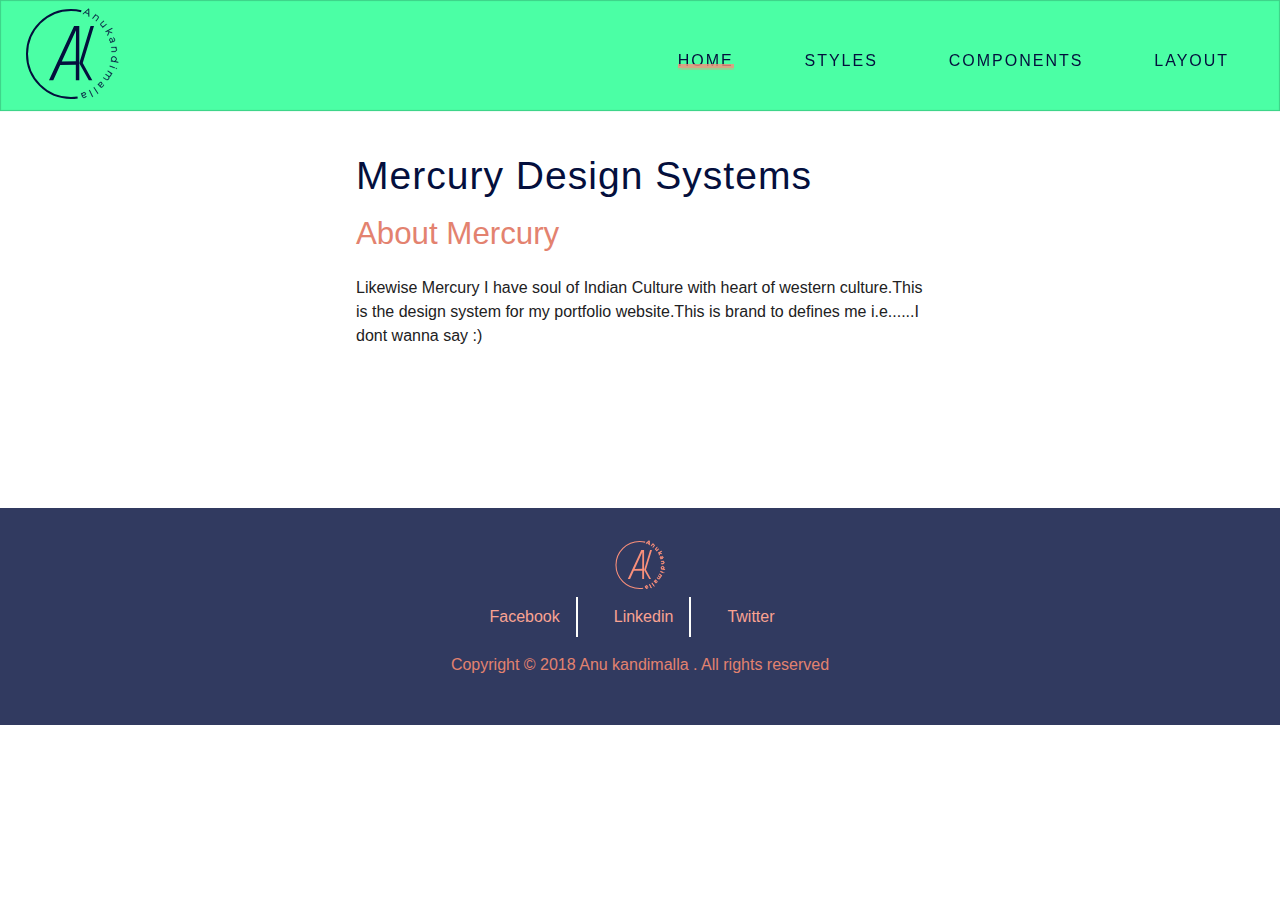
<file: index.html>
<!DOCTYPE html>
<html lang="en-us">

<head>

	<meta charset="UTF-8">

	<meta name="viewport" content="width=device-width, initial-scale=1">

	<title>mercury-design-systems-home-page</title>

	<link rel="stylesheet" href="designsystemstyles.css">

</head>

<body>

	<header>

		<div class="nav-container">

			<div class="logo">

				<a href="index.html">

					<img src= "images/logo1.svg" alt="logo" > 

				<a/>

			</div>
			
			<nav class="nav-primary"> 

				<ul>

					<li ><a href="index.html" class="current-page">Home</a></li> 

					<li><a href="style.html">styles</a></li>

					<li><a href="components.html">components</a></li>

					<li><a href="">Layout</a></li>


				</ul>

			</nav>

		</div>

	</header>

	<main>
		
		<h1>Mercury Design Systems</h1>

		<h2>About Mercury</h2>

		<p>Likewise Mercury I have soul of Indian Culture with heart of western culture.This is the design system for my portfolio website.This is brand to defines me i.e......I dont wanna say :) </p>
		
	</main>
	<footer class="site-footer">
        
            <div class="footer-logo">

            	<img src= "images/footerlogo.svg" alt="footer-logo" > 

            </div>

        
    		<nav class="site-footer-nav">

	    		<ul>	
					<li><a href="">Facebook </a></li> 
					<li><a href="">Linkedin </a></li> 
					<li><a href="">Twitter</a></li> 
				</ul>
		   </nav>

		   <p>Copyright © 2018 Anu kandimalla . All rights reserved</P>

	</footer>


	

</body>

</html>
</file>
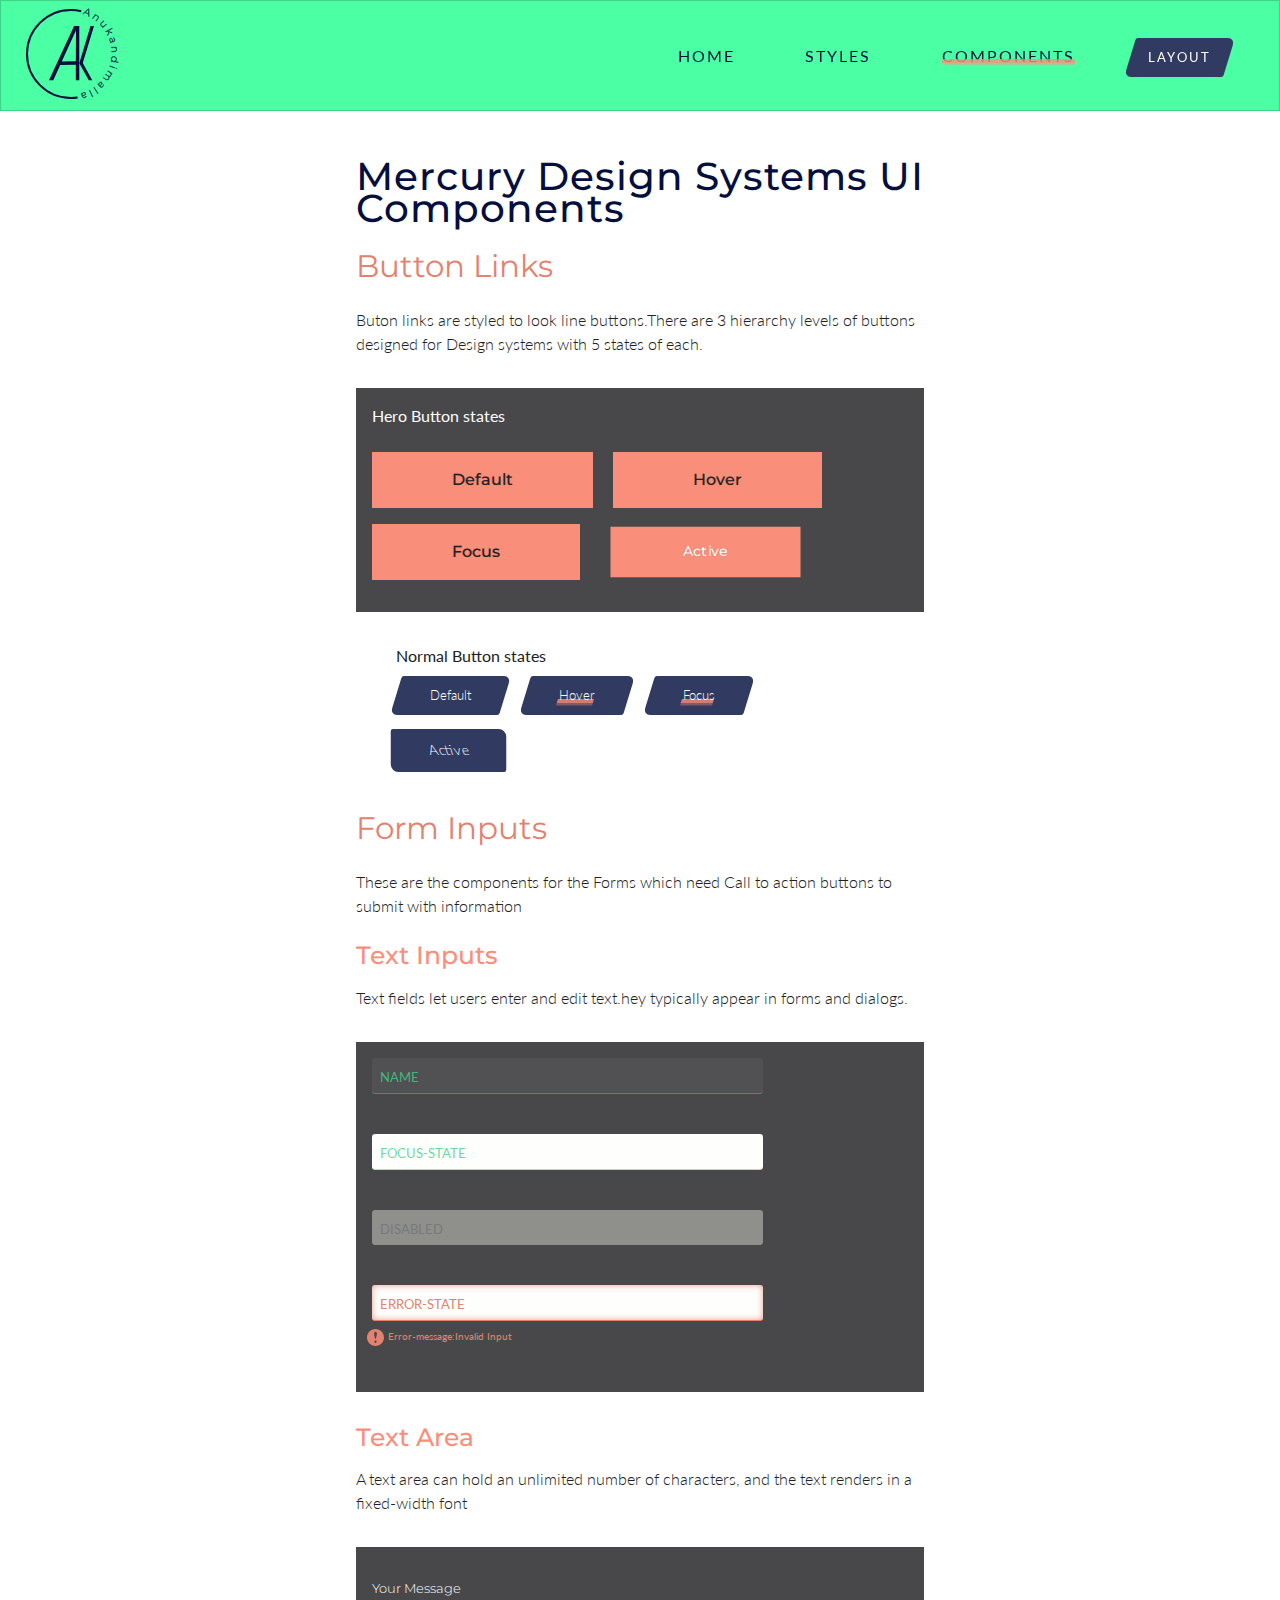
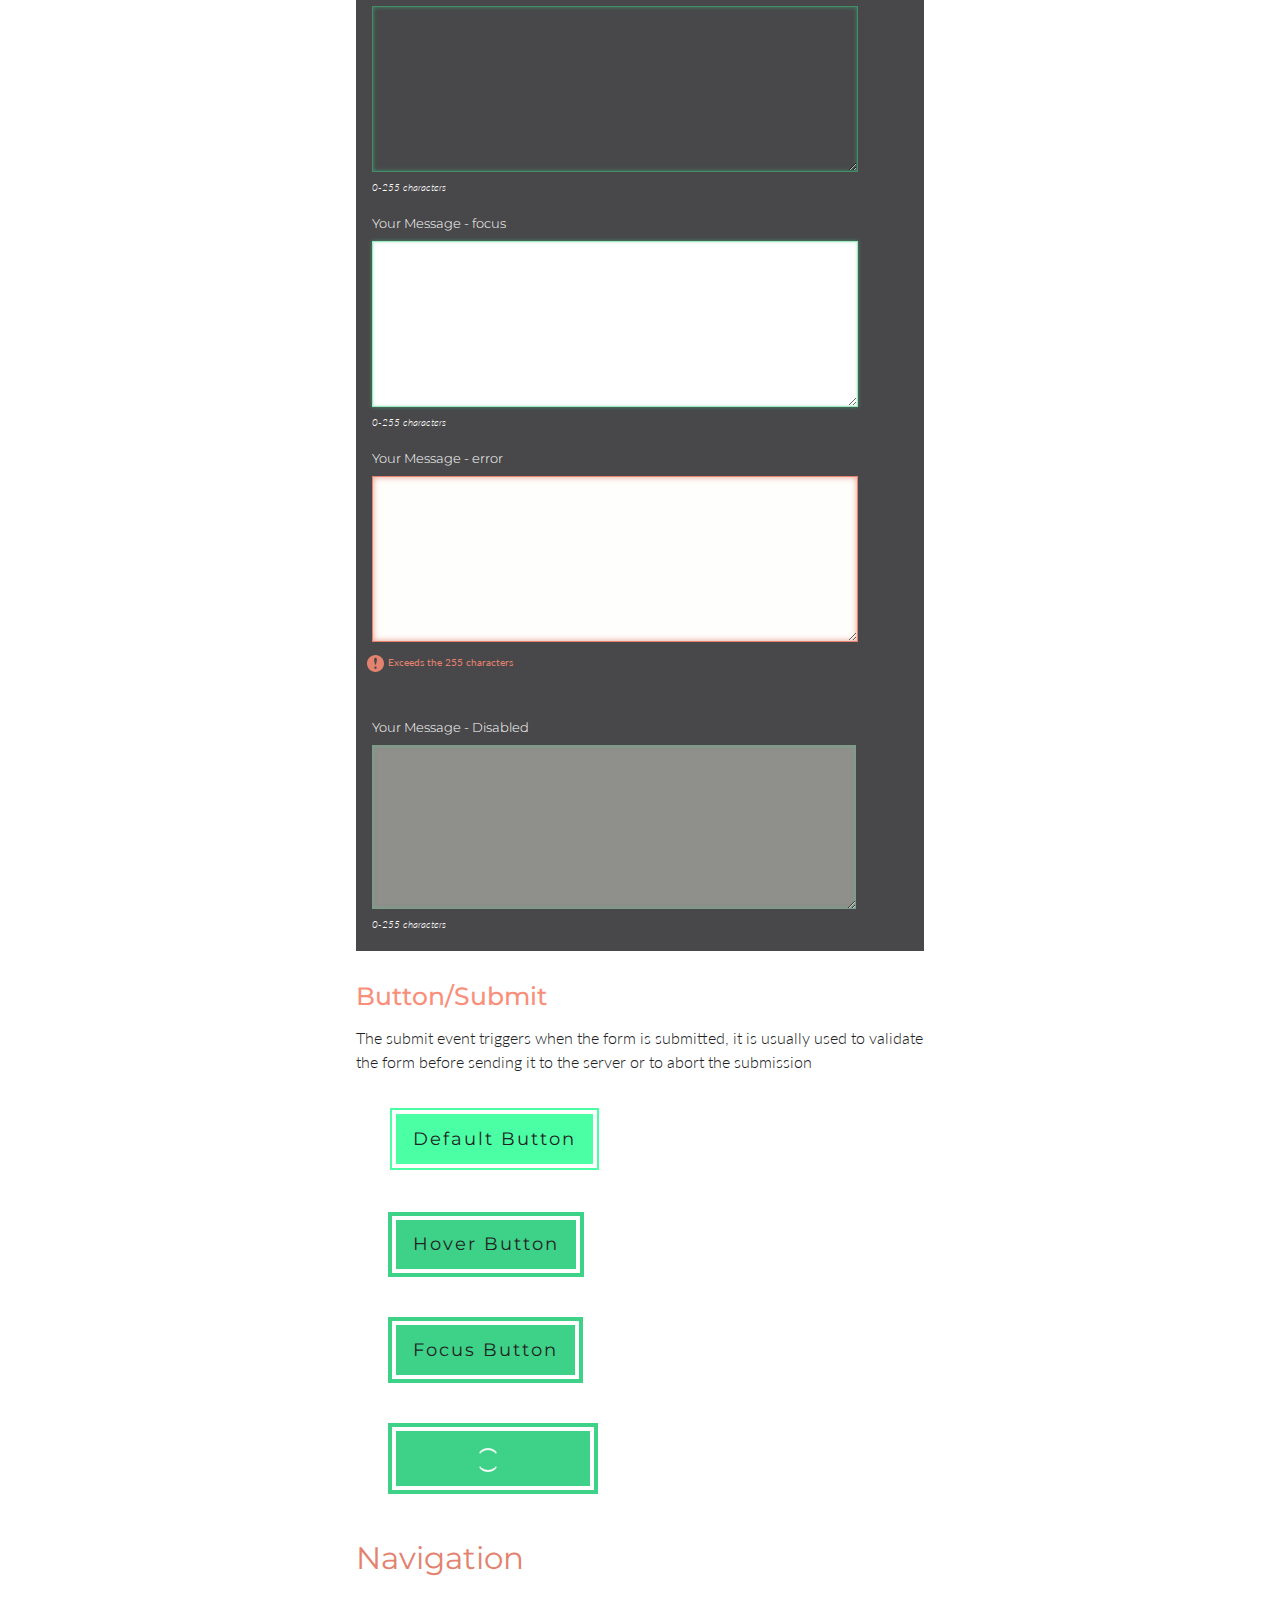
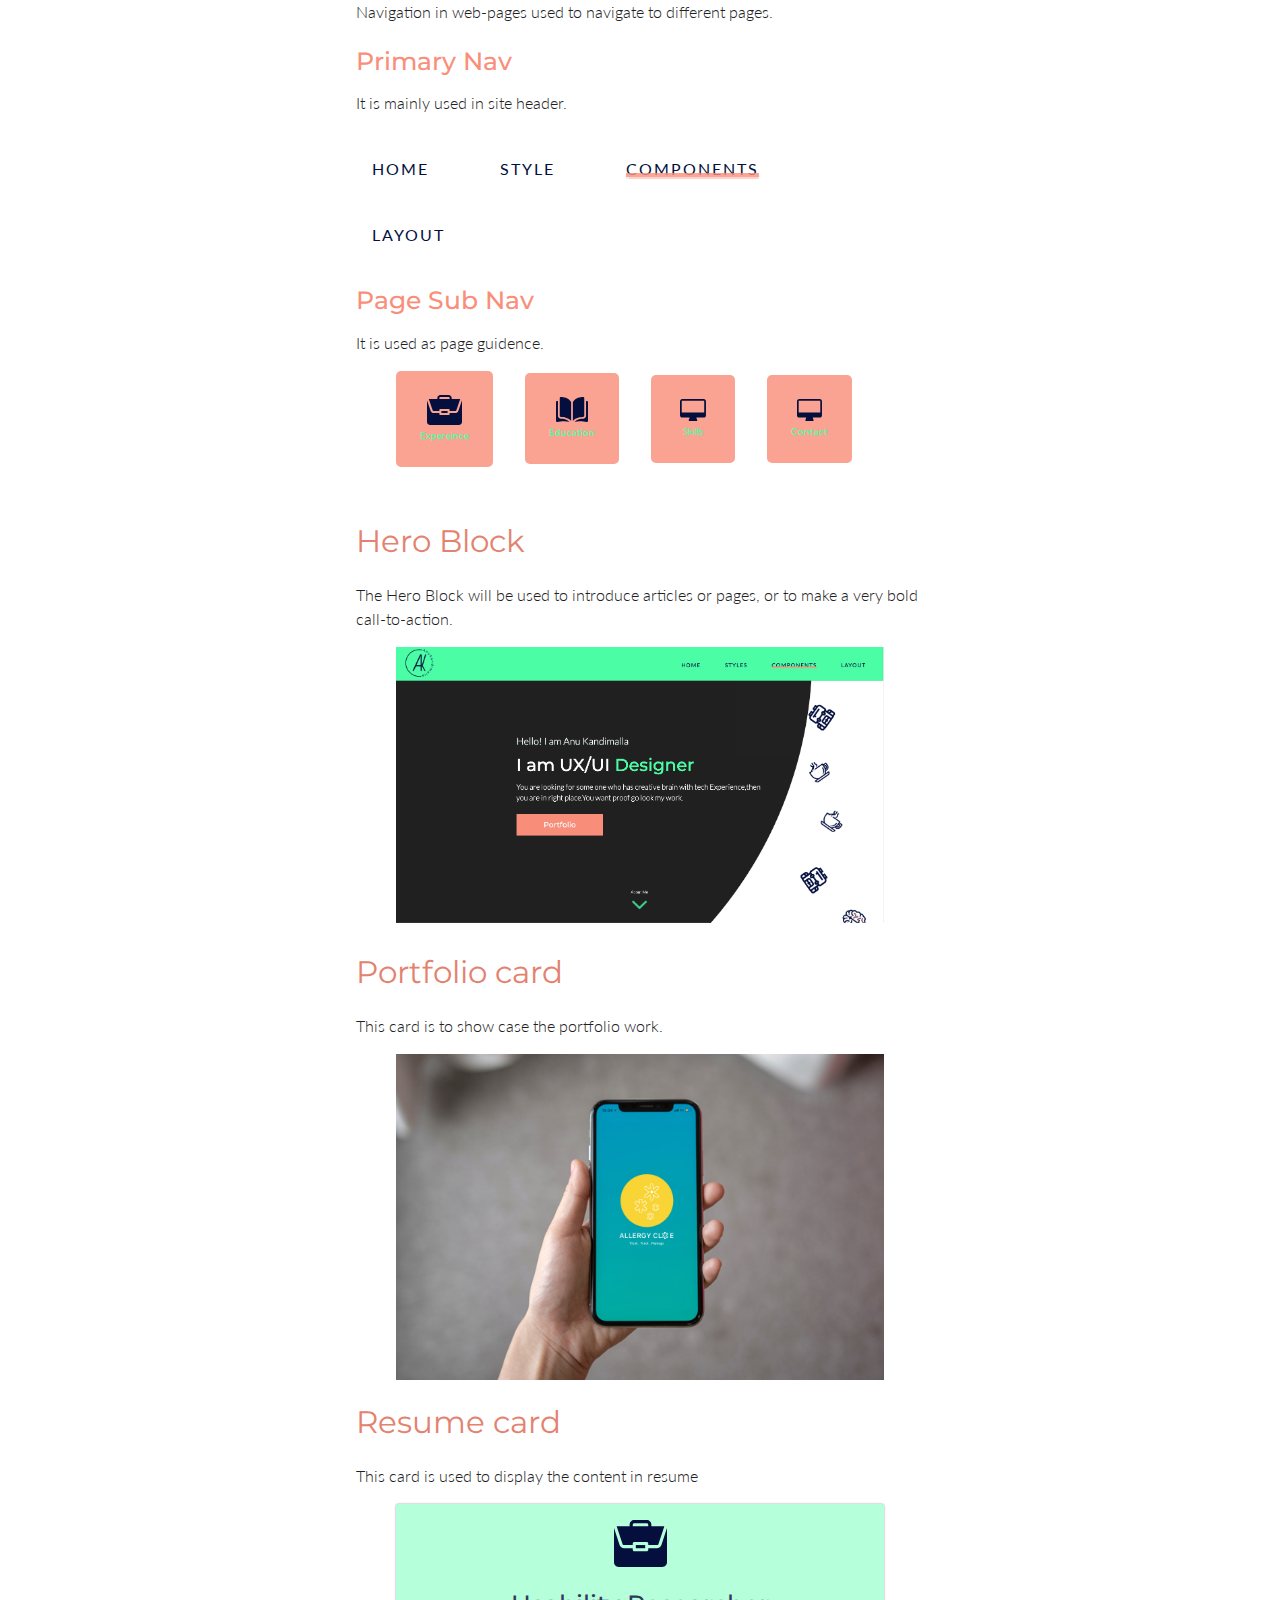
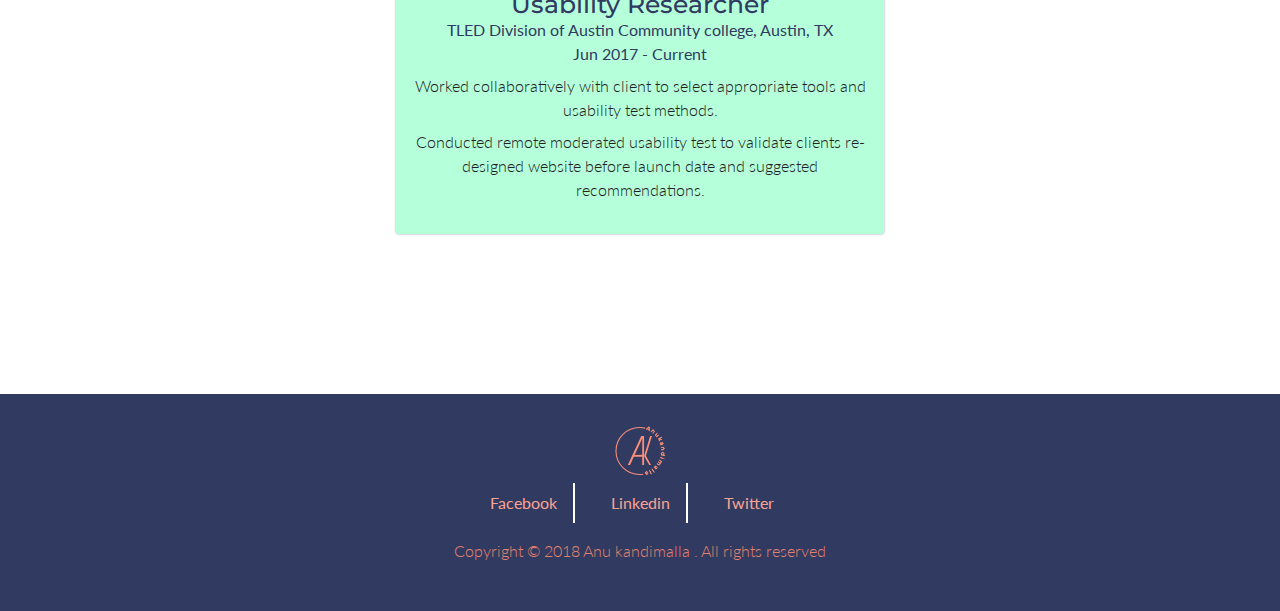
<file: components.html>
<!DOCTYPE html>
<html lang="en-us">

<head>

	<head>

	<meta charset="UTF-8">

	<meta name="viewport" content="width=device-width, initial-scale=1">

	<title>mercury designsystems-components-page</title>

	<link rel="stylesheet" href="designsystemstyles.css">

	<link href="https://fonts.googleapis.com/css?family=Lato:300,400|Montserrat:400,500" rel="stylesheet">

</head>

<body>

	<header>

		<div class="nav-container">

			<div class="logo">

				<a href="index.html">

					<img src= "images/logo1.svg" alt="logo" > 

				<a/>

			</div>
			
			<nav class="nav-primary"> 

				<ul>

					<li ><a href="index.html">Home</a></li> 

					<li><a href="style.html">styles</a></li>

					<li><a href="components.html" class="current-page">components</a></li>

					<li><a class="normal-button" href="layout.html"><span>Layout</span></a></li>


				</ul>

			</nav>

		</div>

	</header>
	<main>
		<h1>Mercury Design Systems UI Components</h1>

		<h2>Button Links</h2>

		<p>Buton links are styled to look line buttons.There are 3 hierarchy levels of buttons designed for Design systems with 5 states of each.</p>

			<figure class="hero-button-example" >

				<figcaption> Hero Button states </figcaption>

					<a  class="hero-button" href="https://www.w3schools.com/html/"><span>Default</span></a>

	  				<a  class="hero-button hovered"  href="https://www.w3schools.com/html/"><span>Hover</span></a>

	  				<a  class="hero-button focused"  href="https://www.w3schools.com/html/"><span>Focus</span></a>

	  				<a  class="hero-button actived"  href="https://www.w3schools.com/html/"><span>Active</span></a>
		  					
			</figure>

			<figure>

				<figcaption> Normal Button states </figcaption>
	
				<a  class="normal-button" href=""><span>Default</span></a>

				<a  class="normal-button normal-hover" href=""><span>Hover</span></a>

				<a  class="normal-button normal-focus" href=""><span>Focus</span></a>

				<a  class="normal-button normal-active" href=""><span>Active</span></a>

			</figure>

		<h2> Form Inputs </h2>

		<p> These are the components for the Forms which need Call to action buttons to submit with information </p>

		<h3>Text Inputs</h3>

		<p>Text fields let users enter and edit text.hey typically appear in forms and dialogs.</p>

			<figure class="hero-button-example">

				<input type="text" id="your-name" name="your-name" placeholder="Name" required>

				<input class="focus-state" type="text" id="your-name" name="your-name" placeholder="Focus-state" required>

				<input type="text" id="your-name" name="your-name" placeholder="disabled" disabled>

				<input class="error-state" type="text" id="your-name" name="your-name" placeholder="Error-state">
				<p class="error-text"> Error-message:Invalid Input </p>

			</figure>

		<h3>Text Area</h3>

		<p> A text area can hold an unlimited number of characters, and the text renders in a fixed-width font </p>

			<figure  class="hero-button-example">

				<label for="message">Your Message </label>
				<textarea id="message" name="massage"></textarea>
				<p class="textarea-microcopy">0-255 characters</p>
				
				<label for="message">Your Message - focus</label>
				<textarea id="message" name="message" class="focus-state"></textarea>
				<p class="textarea-microcopy">0-255 characters</p>

				<label for="message">Your Message -  error</label>
				<textarea id="message" name="message"  class="error-state"></textarea>
				<p class="textarea-error-text">Exceeds the 255 characters</p>

				<label for="message">Your Message -  Disabled </label>
				<textarea id="message" name="message"  disabled></textarea>
				<p class="textarea-microcopy">0-255 characters</p>

			</figure>

		<h3> Button/Submit </h3>

		<p>The submit event triggers when the form is submitted, it is usually used to validate the form before sending it to the server or to abort the submission </p>

			<figure>

	   			<button type="submit">Default Button</button>
		
				<button class="hover" type="submit">Hover Button</button>

				<button class="focus" type="submit">Focus Button</button>
		
				<button class="button-active" type="submit">Active Button</button>

			</figure>

		<h2>Navigation</h2>

		<p> Navigation in web-pages used to navigate to different pages.</p>

		<h3>Primary Nav</h3>

		<p> It is mainly used in site header.</p>
	

			<figure class="example-header-container">
						
				<nav class="nav-primary"> 

					<ul>
						<li ><a href="index.html" >home</a></li>

						<li><a href="style.html">style</a></li>	

						<li><a href="components.html" class="current-page" >components</a></li>

						<li><a href="layouts.html">layout</a></li>

					</ul>

				</nav>

			</figure>

		<h3>Page Sub Nav</h3>

		<p> It is used as page guidence.</p>

			<figure>

				<nav class="resume-guide-nav"> 

					<ul>

						<li class="resume-guide-nav-content">

							<a  href="#experience-section">

								<img class="resume-guide-icons" src= "images/work.svg" alt="expereince-guide-icon">

								<p>Expereince</p>

							</a>

						</li> 

						<li class="resume-guide-nav-content">

							<a href="#education-section">

								<img  class="resume-guide-icons" src= "images/educationnav2.svg" alt="education-guide-icon">

								<p>Education</p>

							</a>

						</li>

						<li class="resume-guide-nav-content">

							<a href="#skill-section">

								<img  class="resume-guide-icons" src= "images/laptop.svg" alt="skill-guide-icon">

								<p>Skills</p>

							</a>

						</li>

						<li class="resume-guide-nav-content">

							<a href="#">

								<img  class="resume-guide-icons" src= "images/laptop.svg" alt="contact-guide-icon">

								<p>Contact</p>

							</a>

						</li>

					</ul>

				</nav>


			</figure>

		<h2>Hero Block</h2>

		<p>The Hero Block will be used to introduce articles or pages, or to make a very bold call-to-action.</p>

			<figure>

				<a class="hero-block-example" href="hero-component.html" target="_blank" >

					<img src="images/hero.png" alt="hero block image">
				</a>

			</figure>

		<h2>Portfolio card</h2>

		<p>This card is to show case the portfolio work.</p>

			<figure>

				<div class="portfolio-card-containter">

					<a  href="">

						<img src="images/allergycure.jpg" alt="allergycure-app-image">

						<div class="card-description">

							<h3> Allergy Cure</h3>

							<p>Seasonal Allegry Information,Management,Treatment</p>

						</div>

					</a>
				</div>

			</figure>

		<h2>Resume card</h2>

		<p>This card is used to display the content in resume</p>

			<figure>

				<div class="experience-content1">

					<img  class="experience-icons" src= "images/work.svg" alt="experience-icon">

					<h3 class>Usability Researcher</h3>

					<p>TLED Division of Austin Community college, Austin, TX</p>

					<p>Jun 2017 - Current</p>

					<p>Worked collaboratively with client to select appropriate tools and usability test methods.</p>

					<p>Conducted remote moderated usability test to validate clients re-designed website before launch date and suggested recommendations.</p>

				</div>

			</figure>
	
	</main>
	<footer class="site-footer">
        
            <div class="footer-logo">

            	<img src= "images/footerlogo.svg" alt="footer-logo" > 

            </div>

        
    		<nav class="site-footer-nav">

	    		<ul>	
					<li><a href="">Facebook </a></li> 
					<li><a href="">Linkedin </a></li> 
					<li><a href="">Twitter</a></li> 
				</ul>
		   </nav>

		   <p>Copyright © 2018 Anu kandimalla . All rights reserved</P>

	</footer>

</body>

</html>
</file>
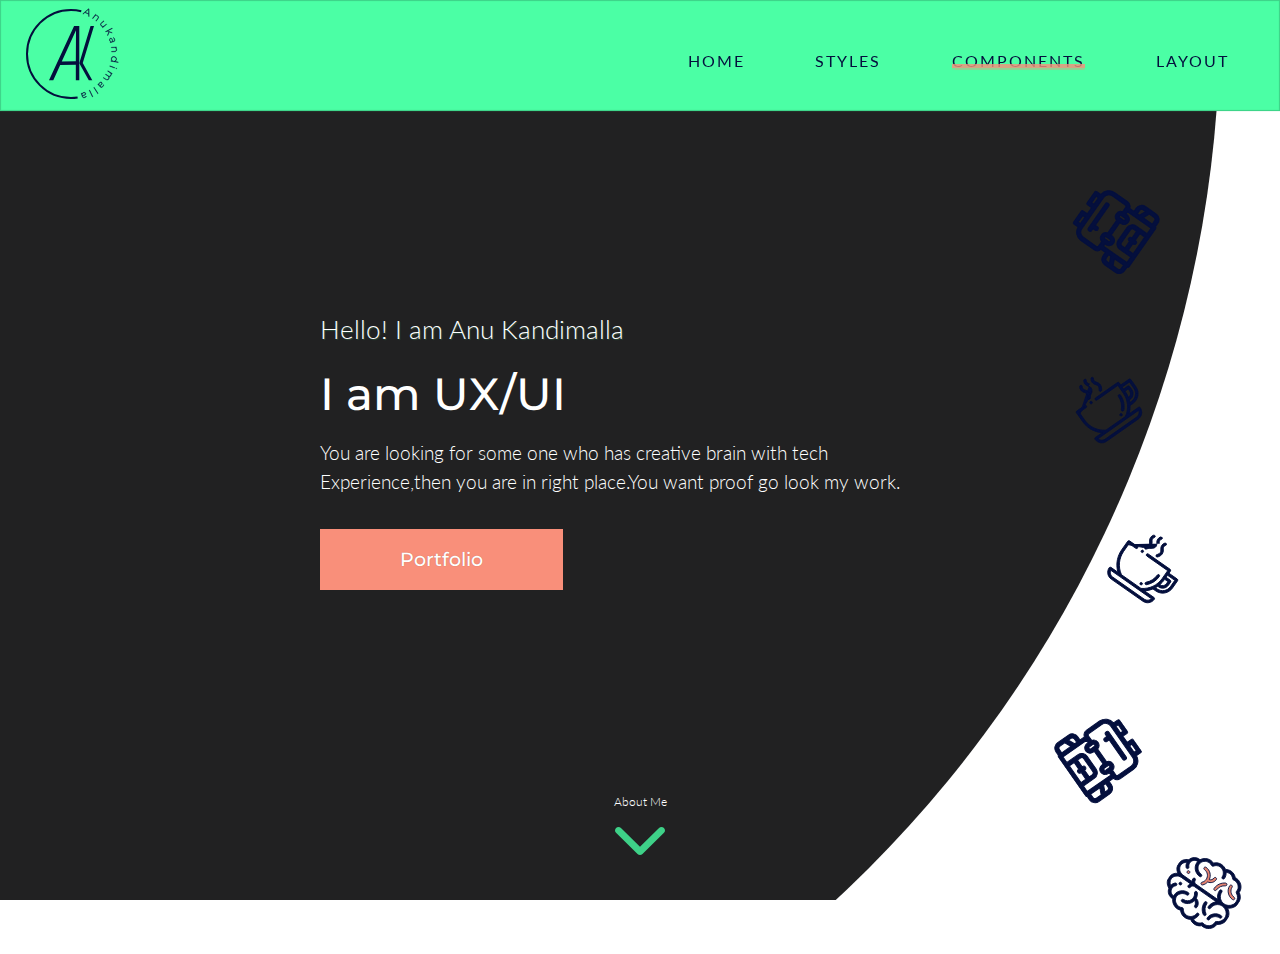
<file: hero-component.html>
<!DOCTYPE html>
<html lang="en-us">

<head>

	<head>

	<meta charset="UTF-8">

	<meta name="viewport" content="width=device-width, initial-scale=1">

	<title>mercury designsystems-herocomponent-page</title>

	<link rel="stylesheet" href="designsystemstyles.css">

	<link href="https://fonts.googleapis.com/css?family=Lato:300,400|Montserrat:400,500" rel="stylesheet">

</head>

<body>

	<header>

		<div class="nav-container">

			<div class="logo">

				<a href="index.html">

					<img src= "images/logo1.svg" alt="logo" > 

				<a/>

			</div>
			
			<nav class="nav-primary"> 

				<ul>

					<li ><a href="index.html">Home</a></li> 

					<li><a href="style.html">styles</a></li>

					<li><a href="components.html" class="current-page">components</a></li>

					<li><a href="">Layout</a></li>


				</ul>

			</nav>

		</div>

	</header>
	<main class="hero-container">
		<div class="hero">

			<div class="hero-wrapper" >

				<p>Hello! I am Anu Kandimalla</p>

				<h1>I am UX/UI  
					<div class="animated-words">
						<span>Designer</span>
						<span>Researcher</span>
					</div>
				</h1>

				<p>You are looking for some one who has creative brain with tech Experience,then you are in right place.You want proof go look my work. </p>

				<a  class="hero-button" href="portfolio.html"><span>Portfolio</span></a>	

			</div>

			<a href="#about-me-container" class="hero-arrow">

				<p>About Me</p>

				<img src= "images/downarrow.svg" alt="down-arrow" > 

			</a>


		</div>
		<div>
			<svg class="side-image-coffee" width="102px" height="102px" viewBox="0 0 102 102" version="1.1" xmlns="http://www.w3.org/2000/svg" xmlns:xlink="http://www.w3.org/1999/xlink">
			    <g id="coffee-cup-1" stroke="none" stroke-width="1" fill="none" fill-rule="evenodd">
			        <g id="Artboard" transform="translate(-91.000000, -247.000000)" fill="#040F3D" fill-rule="nonzero">
			            <g id="coffee-smell" transform="translate(91.000000, 246.999953)">
			                <path d="M70.59375,29.0391099 L59.0625,29.0391099 L59.0625,26.0625005 C59.0625,25.2858286 58.4327812,24.6562505 57.65625,24.6562505 L27.28125,24.6562505 C26.5047188,24.6562505 25.875,25.2858286 25.875,26.0625005 C25.875,26.8391724 26.5047188,27.4687505 27.28125,27.4687505 L56.25,27.4687505 L56.25,38.2499068 C56.25,47.7207193 51.1935469,56.5230005 43.0287187,61.3124068 L16.0337813,61.3124068 C7.86895312,56.5231411 2.8125,47.7207193 2.8125,38.2500474 L2.8125,27.4688911 L12.234375,27.4688911 C13.0109063,27.4688911 13.640625,26.839313 13.640625,26.0626411 C13.640625,25.2859693 13.0109063,24.6563911 12.234375,24.6563911 L1.40625,24.6563911 C0.62971875,24.6563911 0,25.2859693 0,26.0626411 L0,38.2500474 C0,43.5656724 1.42875,48.7777974 4.13184375,53.3226568 C5.95476563,56.3878599 8.32007813,59.0946099 11.0899687,61.3125474 L1.40625,61.3125474 C0.62971875,61.3125474 0,61.9421255 0,62.7187974 C0,67.836563 4.16348437,72.0000474 9.28125,72.0000474 L53.15625,72.0000474 C58.2740156,72.0000474 62.4375,67.836563 62.4375,62.7187974 C62.4375,61.9421255 61.8077812,61.3125474 61.03125,61.3125474 L47.9725313,61.3125474 C50.5219219,59.2712349 52.7273438,56.814938 54.48375,54.0468755 L58.4531719,54.0468755 C65.9228906,54.0468755 72,47.9697661 72,40.5000474 L72,30.4453599 C72,29.668688 71.3704219,29.0391099 70.59375,29.0391099 Z M59.4710156,64.1250474 C58.8272344,67.0179849 56.2402969,69.1875474 53.15625,69.1875474 L9.28125,69.1875474 C6.19720313,69.1875474 3.61040625,67.0179849 2.96648438,64.1250474 L15.6570469,64.1250474 L43.4054531,64.1250474 L59.4710156,64.1250474 Z M59.0625,38.2500474 L59.0625,37.4766099 L63.5625,37.4766099 L63.5625,40.5000474 C63.5625,43.3173286 61.2704531,45.6093755 58.4531719,45.6093755 L58.1338125,45.6093755 C58.7476406,43.2179068 59.0625,40.745438 59.0625,38.2500474 Z M69.1875,40.5000474 C69.1875,46.4189536 64.3720781,51.2343755 58.4531719,51.2343755 L56.0597344,51.2343755 C56.50875,50.3173599 56.9098125,49.3785474 57.26025,48.4218755 L58.4531719,48.4218755 C62.8214062,48.4218755 66.375,44.8681411 66.375,40.5000474 L66.375,36.0703599 C66.375,35.293688 65.7452812,34.6641099 64.96875,34.6641099 L59.0625,34.6641099 L59.0625,31.8516099 L69.1875,31.8516099 L69.1875,40.5000474 Z" id="Shape"></path>
			                <path d="M30.8740781,7.78265676 L30.1424062,6.86395364 C29.0683125,5.51564114 29.0667656,3.63084426 30.1386094,2.28056301 C30.6215156,1.67221926 30.5197031,0.787688013 29.9113594,0.304922388 C29.302875,-0.178124487 28.4184844,-0.0761713615 27.9355781,0.532172388 C26.0452969,2.91379739 26.0481094,6.23803176 27.9424687,8.61628176 L28.6741406,9.53498489 C30.0777187,11.2970161 30.0798281,13.760063 28.6792031,15.5247661 L27.9293906,16.4694849 C27.4464844,17.0778286 27.5482969,17.96235.7500005 29.8546875,18.5677505 30.1324219,18.2178755 L30.8822344,17.2731568 C33.1012969,14.4772505 33.0980625,10.5746255 30.8740781,7.78265676 Z" id="Path"></path>
			                <path d="M38.6687813,10.9444693 L37.9371094,10.0259068 C36.8630156,8.67745364 36.8614688,6.79265676 37.9333125,5.44237551 C38.4162188,4.83403176 38.3144063,3.94950051 37.7060625,3.46673489 C37.0975781,2.98368801 36.2131875,3.08564114 35.7302813,3.69398489 C33.84,6.07560989 33.8428125,9.39984426 35.7371719,11.7782349 L36.4688438,12.696938 C37.8722813,14.4591099 37.8743906,16.9222974 36.4737656,18.6868599 L35.7240938,19.631438 C35.2411875,20.2397818 35.343,21.124313 35.9513438,21.6070786 C36.2099531,21.8122505 36.5183438,21.911813 36.824625,21.911813 C37.2389063,21.911813 37.6495313,21.7294224 37.927125,21.379688 L38.6766563,20.4351099 C40.8958594,17.6393443 40.892625,13.7367193 38.6687813,10.9444693 Z" id="Path"></path>
			                <path d="M23.079375,10.9446099 L22.3477031,10.0260474 C21.2736094,8.67773489 21.2720625,6.79279739 22.3437656,5.44251614 C22.8266719,4.83417239 22.7248594,3.94964114 22.1165156,3.46673489 C21.5080312,2.98382864 20.6236406,3.08592239 20.1407344,3.69398489 C18.2505937,6.07560989 18.2534062,9.39998489 20.1477656,11.7782349 L20.8794375,12.696938 C22.282875,14.4591099 22.2849844,16.9222974 20.8845,18.6867193 L20.1346875,19.6312974 C19.6517812,20.2396411 19.7534531,21.1241724 20.3617969,21.6070786 C20.6204062,21.8122505 20.9286562,21.9119536 21.2350781,21.9119536 C21.6493594,21.9119536 22.0598437,21.7297036 22.3374375,21.3799693 L23.0873906,20.4352505 C25.3064531,17.6394849 25.3032187,13.7368599 23.079375,10.9446099 Z" id="Path"></path>
			                <path d="M21.133125,25.0678599 C20.8715625,24.8062974 20.50875,24.6558286 20.1389062,24.6558286 C19.7690625,24.6558286 19.40625,24.8062974 19.1446875,25.0678599 C18.8832656,25.3308286 18.7326562,25.6922349 18.7326562,26.0620786 C18.7326562,26.4319224 18.883125,26.7947349 19.1446875,27.0577036 C19.40625,27.3192661 19.7690625,27.4683286 20.1389062,27.4683286 C20.50875,27.4683286 20.8715625,27.3192661 21.133125,27.0577036 C21.3959531,26.7947349 21.5451562,26.4333286 21.5451562,26.0620786 C21.5451562,25.6922349 21.3959531,25.3294224 21.133125,25.0678599 Z" id="Path"></path>
			                <path d="M50.90625,36.8437974 C50.1297188,36.8437974 49.5,37.4733755 49.5,38.2500474 C49.5,43.4699068 47.38275,48.5997661 43.6910625,52.3242193 C43.1443125,52.8757505 43.1483906,53.766188 43.6999219,54.312938 C43.9741406,54.5847661 44.3320312,54.7204693 44.6899219,54.7204693 C45.0518906,54.7203286 45.4138594,54.5813911 45.6887813,54.303938 C49.89825,50.057063 52.3125,44.2056568 52.3125,38.2500474 C52.3125,37.4733755 51.6827812,36.8437974 50.90625,36.8437974 Z" id="Path"></path>
			                <path d="M41.3275781,56.141063 C40.9459219,55.4645161 40.08825,55.2255943 39.4118437,55.6071099 L39.3797812,55.6252505 C38.7032344,56.0069068 38.4643125,56.8645786 38.8458281,57.5409849 C39.1042969,57.9991411 39.580875,58.2566255 40.0719375,58.2566255 C40.3059375,58.2566255 40.5433125,58.1979849 40.7615625,58.074938 L40.793625,58.0567974 C41.4701719,57.6751411 41.7090937,56.8174693 41.3275781,56.141063 Z" id="Path"></path>
			            </g>
			        </g>
			    </g>
			</svg>
			<svg class="side-image-coffee2" width="102px" height="102px" viewBox="0 0 102 102" version="1.1" xmlns="http://www.w3.org/2000/svg" xmlns:xlink="http://www.w3.org/1999/xlink">
			    <g id="coffee-cup" stroke="none" stroke-width="1" fill="none" fill-rule="evenodd">
			        <g id="Artboard" transform="translate(-91.000000, -247.000000)" fill="#040F3D" fill-rule="nonzero">
			            <g id="coffee" transform="translate(91.000000, 246.999953)">
			                <path d="M70.59375,29.0391099 L59.0625,29.0391099 L59.0625,26.0625005 C59.0625,25.2858286 58.4327812,24.6562505 57.65625,24.6562505 L27.28125,24.6562505 C26.5047188,24.6562505 25.875,25.2858286 25.875,26.0625005 C25.875,26.8391724 26.5047188,27.4687505 27.28125,27.4687505 L56.25,27.4687505 L56.25,38.2499068 C56.25,47.7207193 51.1935469,56.5230005 43.0287187,61.3124068 L16.0337813,61.3124068 C7.86895312,56.5231411 2.8125,47.7207193 2.8125,38.2500474 L2.8125,27.4688911 L12.234375,27.4688911 C13.0109063,27.4688911 13.640625,26.839313 13.640625,26.0626411 C13.640625,25.2859693 13.0109063,24.6563911 12.234375,24.6563911 L1.40625,24.6563911 C0.62971875,24.6563911 0,25.2859693 0,26.0626411 L0,38.2500474 C0,43.5656724 1.42875,48.7777974 4.13184375,53.3226568 C5.95476563,56.3878599 8.32007813,59.0946099 11.0899687,61.3125474 L1.40625,61.3125474 C0.62971875,61.3125474 0,61.9421255 0,62.7187974 C0,67.836563 4.16348437,72.0000474 9.28125,72.0000474 L53.15625,72.0000474 C58.2740156,72.0000474 62.4375,67.836563 62.4375,62.7187974 C62.4375,61.9421255 61.8077812,61.3125474 61.03125,61.3125474 L47.9725313,61.3125474 C50.5219219,59.2712349 52.7273438,56.814938 54.48375,54.0468755 L58.4531719,54.0468755 C65.9228906,54.0468755 72,47.9697661 72,40.5000474 L72,30.4453599 C72,29.668688 71.3704219,29.0391099 70.59375,29.0391099 Z M59.4710156,64.1250474 C58.8272344,67.0179849 56.2402969,69.1875474 53.15625,69.1875474 L9.28125,69.1875474 C6.19720313,69.1875474 3.61040625,67.0179849 2.96648438,64.1250474 L15.6570469,64.1250474 L43.4054531,64.1250474 L59.4710156,64.1250474 Z M59.0625,38.2500474 L59.0625,37.4766099 L63.5625,37.4766099 L63.5625,40.5000474 C63.5625,43.3173286 61.2704531,45.6093755 58.4531719,45.6093755 L58.1338125,45.6093755 C58.7476406,43.2179068 59.0625,40.745438 59.0625,38.2500474 Z M69.1875,40.5000474 C69.1875,46.4189536 64.3720781,51.2343755 58.4531719,51.2343755 L56.0597344,51.2343755 C56.50875,50.3173599 56.9098125,49.3785474 57.26025,48.4218755 L58.4531719,48.4218755 C62.8214062,48.4218755 66.375,44.8681411 66.375,40.5000474 L66.375,36.0703599 C66.375,35.293688 65.7452812,34.6641099 64.96875,34.6641099 L59.0625,34.6641099 L59.0625,31.8516099 L69.1875,31.8516099 L69.1875,40.5000474 Z" id="Shape"></path>
			                <path d="M30.8740781,7.78265676 L30.1424062,6.86395364 C29.0683125,5.51564114 29.0667656,3.63084426 30.1386094,2.28056301 C30.6215156,1.67221926 30.5197031,0.787688013 29.9113594,0.304922388 C29.302875,-0.178124487 28.4184844,-0.0761713615 27.9355781,0.532172388 C26.0452969,2.91379739 26.0481094,6.23803176 27.9424687,8.61628176 L28.6741406,9.53498489 C30.0777187,11.2970161 30.0798281,13.760063 28.6792031,15.5247661 L27.9293906,16.4694849 C27.4464844,17.0778286 27.5482969,17.96235.7500005 29.8546875,18.5677505 30.1324219,18.2178755 L30.8822344,17.2731568 C33.1012969,14.4772505 33.0980625,10.5746255 30.8740781,7.78265676 Z" id="Path"></path>
			                <path d="M38.6687813,10.9444693 L37.9371094,10.0259068 C36.8630156,8.67745364 36.8614688,6.79265676 37.9333125,5.44237551 C38.4162188,4.83403176 38.3144063,3.94950051 37.7060625,3.46673489 C37.0975781,2.98368801 36.2131875,3.08564114 35.7302813,3.69398489 C33.84,6.07560989 33.8428125,9.39984426 35.7371719,11.7782349 L36.4688438,12.696938 C37.8722813,14.4591099 37.8743906,16.9222974 36.4737656,18.6868599 L35.7240938,19.631438 C35.2411875,20.2397818 35.343,21.124313 35.9513438,21.6070786 C36.2099531,21.8122505 36.5183438,21.911813 36.824625,21.911813 C37.2389063,21.911813 37.6495313,21.7294224 37.927125,21.379688 L38.6766563,20.4351099 C40.8958594,17.6393443 40.892625,13.7367193 38.6687813,10.9444693 Z" id="Path"></path>
			                <path d="M23.079375,10.9446099 L22.3477031,10.0260474 C21.2736094,8.67773489 21.2720625,6.79279739 22.3437656,5.44251614 C22.8266719,4.83417239 22.7248594,3.94964114 22.1165156,3.46673489 C21.5080312,2.98382864 20.6236406,3.08592239 20.1407344,3.69398489 C18.2505937,6.07560989 18.2534062,9.39998489 20.1477656,11.7782349 L20.8794375,12.696938 C22.282875,14.4591099 22.2849844,16.9222974 20.8845,18.6867193 L20.1346875,19.6312974 C19.6517812,20.2396411 19.7534531,21.1241724 20.3617969,21.6070786 C20.6204062,21.8122505 20.9286562,21.9119536 21.2350781,21.9119536 C21.6493594,21.9119536 22.0598437,21.7297036 22.3374375,21.3799693 L23.0873906,20.4352505 C25.3064531,17.6394849 25.3032187,13.7368599 23.079375,10.9446099 Z" id="Path"></path>
			                <path d="M21.133125,25.0678599 C20.8715625,24.8062974 20.50875,24.6558286 20.1389062,24.6558286 C19.7690625,24.6558286 19.40625,24.8062974 19.1446875,25.0678599 C18.8832656,25.3308286 18.7326562,25.6922349 18.7326562,26.0620786 C18.7326562,26.4319224 18.883125,26.7947349 19.1446875,27.0577036 C19.40625,27.3192661 19.7690625,27.4683286 20.1389062,27.4683286 C20.50875,27.4683286 20.8715625,27.3192661 21.133125,27.0577036 C21.3959531,26.7947349 21.5451562,26.4333286 21.5451562,26.0620786 C21.5451562,25.6922349 21.3959531,25.3294224 21.133125,25.0678599 Z" id="Path"></path>
			                <path d="M50.90625,36.8437974 C50.1297188,36.8437974 49.5,37.4733755 49.5,38.2500474 C49.5,43.4699068 47.38275,48.5997661 43.6910625,52.3242193 C43.1443125,52.8757505 43.1483906,53.766188 43.6999219,54.312938 C43.9741406,54.5847661 44.3320312,54.7204693 44.6899219,54.7204693 C45.0518906,54.7203286 45.4138594,54.5813911 45.6887813,54.303938 C49.89825,50.057063 52.3125,44.2056568 52.3125,38.2500474 C52.3125,37.4733755 51.6827812,36.8437974 50.90625,36.8437974 Z" id="Path"></path>
			                <path d="M41.3275781,56.141063 C40.9459219,55.4645161 40.08825,55.2255943 39.4118437,55.6071099 L39.3797812,55.6252505 C38.7032344,56.0069068 38.4643125,56.8645786 38.8458281,57.5409849 C39.1042969,57.9991411 39.580875,58.2566255 40.0719375,58.2566255 C40.3059375,58.2566255 40.5433125,58.1979849 40.7615625,58.074938 L40.793625,58.0567974 C41.4701719,57.6751411 41.7090937,56.8174693 41.3275781,56.141063 Z" id="Path"></path>
			            </g>
			        </g>
			    </g>
			</svg>

			<svg class="side-image-nationalpark" width="97px" height="97px" viewBox="0 0 97 97" version="1.1" xmlns="http://www.w3.org/2000/svg" xmlns:xlink="http://www.w3.org/1999/xlink">
			    <g id="travel-backpack" stroke="none" stroke-width="1" fill="none" fill-rule="evenodd">
			        <g id="Artboard" transform="translate(-74.000000, -353.000000)" fill="#040F3D" fill-rule="nonzero">
			            <g id="hiking" transform="translate(74.061660, 353.000000)">
			                <path d="M69.7271094,47.1103145 L65.4891016,47.1103145 L65.4891016,41.5165352 C68.1311641,40.7635293 70.0721055,38.3296074 70.0721055,35.4493262 L70.0721055,18.4341309 C70.0721055,12.6090508 65.5579805,7.82166602 59.8444902,7.37816406 L59.8444902,2.25585938 C59.8444902,1.01002344 58.8344668,0 57.5886309,0 L44.6727832,0 C43.4269473,0 42.4169238,1.01002344 42.4169238,2.25585938 L42.4169238,7.34116797 L34.4597559,7.34116797 L34.4597559,2.25585938 C34.4597559,1.01002344 33.4497324,0 32.2038965,0 L19.2880488,0 C18.0422129,0 17.0321895,1.01002344 17.0321895,2.25585938 L17.0321895,7.37831445 C11.3186992,7.82181641 6.80457422,12.6090508 6.80457422,18.4342812 L6.80457422,35.4494766 C6.80457422,38.3297578 8.74551563,40.7638301 11.3875781,41.5166855 L11.3875781,47.1104648 L7.14957031,47.1104648 C3.20723047,47.1104648 7.10542736e-15,50.3176953 7.10542736e-15,54.2600352 L7.10542736e-15,68.4581133 C7.10542736e-15,72.4004531 3.20723047,75.6076836 7.14957031,75.6076836 L11.5594746,75.6076836 C11.8984551,76.4249062 12.7034961,77 13.6434375,77 L63.2332422,77 C64.1731836,77 64.9782246,76.4249062 65.3172051,75.6075332 L69.7271094,75.6075332 C73.6694492,75.6075332 76.8766797,72.4003027 76.8766797,68.4579629 L76.8766797,54.2598848 C76.8766797,50.3175449 73.6694492,47.1103145 69.7271094,47.1103145 Z M69.7271094,51.6220332 C71.1816875,51.6220332 72.3649609,52.8053066 72.3649609,54.2598848 L72.3649609,57.3889121 L65.4891016,54.2698105 L65.4891016,51.6218828 L69.7271094,51.6218828 L69.7271094,51.6220332 Z M11.316293,18.4341309 C11.316293,14.8052051 14.2687617,11.8528867 17.8976875,11.8528867 L58.9789922,11.8528867 C62.607918,11.8528867 65.5603867,14.8052051 65.5603867,18.4341309 L65.5603867,35.4493262 C65.5603867,36.4405508 64.7539922,37.2469453 63.7627676,37.2469453 L58.0083711,37.2469453 C57.3786855,34.7390313 55.1043281,32.8761426 52.3936875,32.8761426 C49.6932734,32.8761426 47.4207207,34.7390313 46.7911855,37.2469453 L30.0854941,37.2469453 C29.4558086,34.7390313 27.1814512,32.8761426 24.4708105,32.8761426 C21.7703965,32.8761426 19.4978438,34.7390313 18.8683086,37.2469453 L13.1139121,37.2469453 C12.1226875,37.2469453 11.316293,36.4405508 11.316293,35.4493262 L11.316293,18.4341309 Z M25.747627,43.1624102 C25.747627,43.8597715 25.1805039,44.4270449 24.4831426,44.4270449 L24.4708105,44.4270449 C23.7734492,44.4270449 23.2063262,43.8597715 23.2063262,43.1624102 L23.2063262,38.6526465 C23.2063262,37.9552852 23.7734492,37.3880117 24.4831426,37.3880117 C25.1805039,37.3880117 25.747627,37.9552852 25.747627,38.6526465 L25.747627,43.1624102 L25.747627,43.1624102 Z M53.6703535,43.1624102 C53.6703535,43.8597715 53.1032305,44.4270449 52.4058691,44.4270449 L52.3935371,44.4270449 C51.6961758,44.4270449 51.1290527,43.8597715 51.1290527,43.1624102 L51.1290527,38.6526465 C51.1290527,37.9552852 51.6961758,37.3880117 52.4058691,37.3880117 C53.1032305,37.3880117 53.6703535,37.9552852 53.6703535,38.6526465 L53.6703535,43.1624102 Z M18.6946074,41.7586641 L18.6946074,43.1624102 C18.6946074,46.3475332 21.2856875,48.9387637 24.4708105,48.9387637 L24.4831426,48.9387637 C27.6682656,48.9387637 30.2593457,46.3475332 30.2593457,43.1624102 L30.2593457,41.7586641 L46.617334,41.7586641 L46.617334,43.1624102 C46.617334,46.3475332 49.2084141,48.9387637 52.3935371,48.9387637 L52.4058691,48.9387637 C55.5909922,48.9387637 58.1820723,46.3475332 58.1820723,43.1624102 L58.1820723,41.7586641 L60.9773828,41.7586641 L60.9773828,72.4882812 L53.8396934,72.4882812 L53.8396934,57.970623 C53.8396934,54.0881387 50.6810391,50.9294844 46.7985547,50.9294844 L30.078125,50.9294844 C26.1956406,50.9294844 23.0369863,54.0881387 23.0369863,57.970623 L23.0369863,72.4882812 L15.8992969,72.4882812 L15.8992969,41.7586641 L18.6946074,41.7586641 Z M27.5487051,72.4882813 L27.5487051,66.2129316 L36.1824805,66.2129316 L36.1824805,66.6982422 C36.1824805,67.9440781 37.1925039,68.9541016 38.4383398,68.9541016 C39.6841758,68.9541016 40.6941992,67.9440781 40.6941992,66.6982422 L40.6941992,66.2129316 L49.3279746,66.2129316 L49.3279746,72.4882813 L27.5487051,72.4882813 Z M49.3279746,61.7012129 L40.6941992,61.7012129 L40.6941992,61.3589238 C40.6941992,60.1130879 39.6841758,59.1030645 38.4383398,59.1030645 C37.1925039,59.1030645 36.1824805,60.1130879 36.1824805,61.3589238 L36.1824805,61.7012129 L27.5487051,61.7012129 L27.5487051,57.9704727 C27.5487051,56.57575 28.6834023,55.4410527 30.078125,55.4410527 L46.7985547,55.4410527 C48.1932773,55.4410527 49.3279746,56.57575 49.3279746,57.9704727 L49.3279746,61.7012129 L49.3279746,61.7012129 Z M46.9286426,4.51171875 L55.3327715,4.51171875 L55.3327715,7.34116797 L46.9286426,7.34116797 L46.9286426,4.51171875 Z M29.9480371,4.51171875 L29.9480371,7.34116797 L21.5439082,7.34116797 L21.5439082,4.51171875 L29.9480371,4.51171875 Z M7.14957031,51.6220332 L11.3875781,51.6220332 L11.3875781,54.2699609 L4.51171875,57.3890625 L4.51171875,54.2600352 C4.51171875,52.8053066 5.69499219,51.6220332 7.14957031,51.6220332 Z M4.51171875,68.4579629 L4.51171875,62.3430801 L11.3875781,59.2239785 L11.3875781,71.0958145 L7.14957031,71.0958145 C5.69499219,71.0958145 4.51171875,69.912541 4.51171875,68.4579629 Z M69.7271094,71.0958145 L65.4891016,71.0958145 L65.4891016,59.2239785 L72.3649609,62.3430801 L72.3649609,68.4579629 C72.3649609,69.912541 71.1816875,71.0958145 69.7271094,71.0958145 Z" id="Shape"></path>
			                <path d="M20.2612266,19.4094141 C20.2612266,20.65525 21.27125,21.6652734 22.5170859,21.6652734 L24.7345957,21.6652734 L24.7345957,24.2864316 C24.7345957,25.5322676 25.7446191,26.542291 26.9904551,26.542291 C28.236291,26.542291 29.2463145,25.5322676 29.2463145,24.2864316 L29.2463145,21.6652734 L54.3595938,21.6652734 C55.6054297,21.6652734 56.6154531,20.65525 56.6154531,19.4094141 C56.6154531,18.1635781 55.6054297,17.1535547 54.3595938,17.1535547 L22.5170859,17.1535547 C21.27125,17.1535547 20.2612266,18.1634277 20.2612266,19.4094141 Z" id="Path"></path>
			            </g>
			        </g>
			    </g>
			</svg>

			<svg class="side-image-nationalpark1"width="77px" height="77px" viewBox="0 0 77 77" version="1.1" xmlns="http://www.w3.org/2000/svg" xmlns:xlink="http://www.w3.org/1999/xlink">
			    <g id="travel" stroke="none" stroke-width="1" fill="none" fill-rule="evenodd">
			        <g id="hiking-backpack" transform="translate(-74.000000, -353.000000)" fill="#040F3D" fill-rule="nonzero">
			            <g id="hiking" transform="translate(74.061660, 353.000000)">
			                <path d="M69.7271094,47.1103145 L65.4891016,47.1103145 L65.4891016,41.5165352 C68.1311641,40.7635293 70.0721055,38.3296074 70.0721055,35.4493262 L70.0721055,18.4341309 C70.0721055,12.6090508 65.5579805,7.82166602 59.8444902,7.37816406 L59.8444902,2.25585938 C59.8444902,1.01002344 58.8344668,0 57.5886309,0 L44.6727832,0 C43.4269473,0 42.4169238,1.01002344 42.4169238,2.25585938 L42.4169238,7.34116797 L34.4597559,7.34116797 L34.4597559,2.25585938 C34.4597559,1.01002344 33.4497324,0 32.2038965,0 L19.2880488,0 C18.0422129,0 17.0321895,1.01002344 17.0321895,2.25585938 L17.0321895,7.37831445 C11.3186992,7.82181641 6.80457422,12.6090508 6.80457422,18.4342812 L6.80457422,35.4494766 C6.80457422,38.3297578 8.74551563,40.7638301 11.3875781,41.5166855 L11.3875781,47.1104648 L7.14957031,47.1104648 C3.20723047,47.1104648 7.10542736e-15,50.3176953 7.10542736e-15,54.2600352 L7.10542736e-15,68.4581133 C7.10542736e-15,72.4004531 3.20723047,75.6076836 7.14957031,75.6076836 L11.5594746,75.6076836 C11.8984551,76.4249062 12.7034961,77 13.6434375,77 L63.2332422,77 C64.1731836,77 64.9782246,76.4249062 65.3172051,75.6075332 L69.7271094,75.6075332 C73.6694492,75.6075332 76.8766797,72.4003027 76.8766797,68.4579629 L76.8766797,54.2598848 C76.8766797,50.3175449 73.6694492,47.1103145 69.7271094,47.1103145 Z M69.7271094,51.6220332 C71.1816875,51.6220332 72.3649609,52.8053066 72.3649609,54.2598848 L72.3649609,57.3889121 L65.4891016,54.2698105 L65.4891016,51.6218828 L69.7271094,51.6218828 L69.7271094,51.6220332 Z M11.316293,18.4341309 C11.316293,14.8052051 14.2687617,11.8528867 17.8976875,11.8528867 L58.9789922,11.8528867 C62.607918,11.8528867 65.5603867,14.8052051 65.5603867,18.4341309 L65.5603867,35.4493262 C65.5603867,36.4405508 64.7539922,37.2469453 63.7627676,37.2469453 L58.0083711,37.2469453 C57.3786855,34.7390313 55.1043281,32.8761426 52.3936875,32.8761426 C49.6932734,32.8761426 47.4207207,34.7390313 46.7911855,37.2469453 L30.0854941,37.2469453 C29.4558086,34.7390313 27.1814512,32.8761426 24.4708105,32.8761426 C21.7703965,32.8761426 19.4978438,34.7390313 18.8683086,37.2469453 L13.1139121,37.2469453 C12.1226875,37.2469453 11.316293,36.4405508 11.316293,35.4493262 L11.316293,18.4341309 Z M25.747627,43.1624102 C25.747627,43.8597715 25.1805039,44.4270449 24.4831426,44.4270449 L24.4708105,44.4270449 C23.7734492,44.4270449 23.2063262,43.8597715 23.2063262,43.1624102 L23.2063262,38.6526465 C23.2063262,37.9552852 23.7734492,37.3880117 24.4831426,37.3880117 C25.1805039,37.3880117 25.747627,37.9552852 25.747627,38.6526465 L25.747627,43.1624102 L25.747627,43.1624102 Z M53.6703535,43.1624102 C53.6703535,43.8597715 53.1032305,44.4270449 52.4058691,44.4270449 L52.3935371,44.4270449 C51.6961758,44.4270449 51.1290527,43.8597715 51.1290527,43.1624102 L51.1290527,38.6526465 C51.1290527,37.9552852 51.6961758,37.3880117 52.4058691,37.3880117 C53.1032305,37.3880117 53.6703535,37.9552852 53.6703535,38.6526465 L53.6703535,43.1624102 Z M18.6946074,41.7586641 L18.6946074,43.1624102 C18.6946074,46.3475332 21.2856875,48.9387637 24.4708105,48.9387637 L24.4831426,48.9387637 C27.6682656,48.9387637 30.2593457,46.3475332 30.2593457,43.1624102 L30.2593457,41.7586641 L46.617334,41.7586641 L46.617334,43.1624102 C46.617334,46.3475332 49.2084141,48.9387637 52.3935371,48.9387637 L52.4058691,48.9387637 C55.5909922,48.9387637 58.1820723,46.3475332 58.1820723,43.1624102 L58.1820723,41.7586641 L60.9773828,41.7586641 L60.9773828,72.4882812 L53.8396934,72.4882812 L53.8396934,57.970623 C53.8396934,54.0881387 50.6810391,50.9294844 46.7985547,50.9294844 L30.078125,50.9294844 C26.1956406,50.9294844 23.0369863,54.0881387 23.0369863,57.970623 L23.0369863,72.4882812 L15.8992969,72.4882812 L15.8992969,41.7586641 L18.6946074,41.7586641 Z M27.5487051,72.4882813 L27.5487051,66.2129316 L36.1824805,66.2129316 L36.1824805,66.6982422 C36.1824805,67.9440781 37.1925039,68.9541016 38.4383398,68.9541016 C39.6841758,68.9541016 40.6941992,67.9440781 40.6941992,66.6982422 L40.6941992,66.2129316 L49.3279746,66.2129316 L49.3279746,72.4882813 L27.5487051,72.4882813 Z M49.3279746,61.7012129 L40.6941992,61.7012129 L40.6941992,61.3589238 C40.6941992,60.1130879 39.6841758,59.1030645 38.4383398,59.1030645 C37.1925039,59.1030645 36.1824805,60.1130879 36.1824805,61.3589238 L36.1824805,61.7012129 L27.5487051,61.7012129 L27.5487051,57.9704727 C27.5487051,56.57575 28.6834023,55.4410527 30.078125,55.4410527 L46.7985547,55.4410527 C48.1932773,55.4410527 49.3279746,56.57575 49.3279746,57.9704727 L49.3279746,61.7012129 L49.3279746,61.7012129 Z M46.9286426,4.51171875 L55.3327715,4.51171875 L55.3327715,7.34116797 L46.9286426,7.34116797 L46.9286426,4.51171875 Z M29.9480371,4.51171875 L29.9480371,7.34116797 L21.5439082,7.34116797 L21.5439082,4.51171875 L29.9480371,4.51171875 Z M7.14957031,51.6220332 L11.3875781,51.6220332 L11.3875781,54.2699609 L4.51171875,57.3890625 L4.51171875,54.2600352 C4.51171875,52.8053066 5.69499219,51.6220332 7.14957031,51.6220332 Z M4.51171875,68.4579629 L4.51171875,62.3430801 L11.3875781,59.2239785 L11.3875781,71.0958145 L7.14957031,71.0958145 C5.69499219,71.0958145 4.51171875,69.912541 4.51171875,68.4579629 Z M69.7271094,71.0958145 L65.4891016,71.0958145 L65.4891016,59.2239785 L72.3649609,62.3430801 L72.3649609,68.4579629 C72.3649609,69.912541 71.1816875,71.0958145 69.7271094,71.0958145 Z" id="Shape"></path>
			                <path d="M20.2612266,19.4094141 C20.2612266,20.65525 21.27125,21.6652734 22.5170859,21.6652734 L24.7345957,21.6652734 L24.7345957,24.2864316 C24.7345957,25.5322676 25.7446191,26.542291 26.9904551,26.542291 C28.236291,26.542291 29.2463145,25.5322676 29.2463145,24.2864316 L29.2463145,21.6652734 L54.3595938,21.6652734 C55.6054297,21.6652734 56.6154531,20.65525 56.6154531,19.4094141 C56.6154531,18.1635781 55.6054297,17.1535547 54.3595938,17.1535547 L22.5170859,17.1535547 C21.27125,17.1535547 20.2612266,18.1634277 20.2612266,19.4094141 Z" id="Path"></path>
			            </g>
			        </g>
			    </g>
			</svg>

			<svg  class="side-image-creativity" width="78px" height="87px" viewBox="0 0 78 87" version="1.1" xmlns="http://www.w3.org/2000/svg" xmlns:xlink="http://www.w3.org/1999/xlink">
			    <g id="creative" stroke="none" stroke-width="1" fill="none" fill-rule="evenodd">
			        <g id="Artboard" transform="translate(-199.000000, -329.000000)" fill-rule="nonzero">
			            <g id="creativity" transform="translate(199.000000, 329.000000)">
			                <path d="M47.4782609,14.1035156 C46.5422609,14.1035156 45.7826087,14.8647656 45.7826087,15.8027344 C45.7826087,16.7407031 46.5422609,17.5019531 47.4782609,17.5019531 C48.4142609,17.5019531 49.173913,16.7407031 49.173913,15.8027344 C49.173913,14.8647656 48.4142609,14.1035156 47.4782609,14.1035156 Z" id="Path" fill="#E3826F"></path>
			                <path d="M30.5217391,14.1035156 C29.5857391,14.1035156 28.826087,14.8647656 28.826087,15.8027344 C28.826087,16.7407031 29.5857391,17.5019531 30.5217391,17.5019531 C31.4577391,17.5019531 32.2173913,16.7407031 32.2173913,15.8027344 C32.2173913,14.8647656 31.4577391,14.1035156 30.5217391,14.1035156 Z" id="Path" fill="#040F3D"></path>
			                <path d="M75.8165087,50.7865898 C77.271887,48.5976562 78,45.866502 78,43.5 C78,39.9323203 76.4184652,36.6176543 73.7045739,34.3699277 C74.3051739,32.931709 74.6086957,31.4358867 74.6086957,29.90625 C74.6086957,25.1730762 71.8522435,20.7639434 67.7540217,18.705 C68.3758174,13.5369961 65.0153739,8.79991406 60.035413,7.59159961 C58.0862609,3.07626563 53.7479348,0 49.173913,0 C44.9161304,0 41.0973522,2.48867578 39,6.11990625 C36.9024783,2.48867578 33.0837,0 28.826087,0 C24.2517261,0 19.9134,3.07626563 17.964587,7.59176953 C12.9547826,8.80773047 9.62587826,13.5684316 10.2459783,18.705 C6.14792609,20.7637734 3.39130435,25.1730762 3.39130435,29.90625 C3.39130435,31.4358867 3.69482609,32.931709 4.29542609,34.3699277 C1.58153478,36.6178242 0,39.9323203 0,43.5 C0,45.8789062 0.734217391,48.6064922 2.1834913,50.7864199 C0.767282609,52.7897988 0,55.1641172 0,57.6035156 C0,60.7667812 1.27987826,63.7801758 3.54374348,66.017707 C2.37984783,73.0681055 7.99076087,80.203125 15.2608696,80.203125 C15.3134348,80.203125 15.3651522,80.2022754 15.4158522,80.2007461 C17.8262217,84.3675703 22.3003696,87 27.1304348,87 C32.164487,87 36.662713,83.9719922 39,79.609418 C41.337287,83.9719922 45.835513,87 50.8695652,87 C55.6996304,87 60.1737783,84.3675703 62.5841478,80.2007461 C62.6350174,80.2022754 62.6865652,80.203125 62.7391304,80.203125 C69.173113,80.203125 74.6086957,74.5226367 74.6086957,67.7988281 C74.6086957,67.2263613 74.5585043,66.637582 74.4562565,66.017707 C76.7201217,63.7801758 78,60.7669512 78,57.6035156 C78,55.1641172 77.2327174,52.7897988 75.8165087,50.7865898 Z M37.3043478,25.7229434 C36.3059478,25.1426602 35.147987,24.8085937 33.9130435,24.8085937 C32.9765348,24.8085937 32.2173913,25.569334 32.2173913,26.5078125 C32.2173913,27.446291 32.9765348,28.2070312 33.9130435,28.2070312 C35.7830087,28.2070312 37.3043478,29.7315703 37.3043478,31.6054688 L37.3043478,63.9193418 C34.8166565,61.0916719 31.1791435,59.3027344 27.1304348,59.3027344 C26.1939261,59.3027344 25.4347826,60.0634746 25.4347826,61.0019531 C25.4347826,61.9404316 26.1939261,62.7011719 27.1304348,62.7011719 C32.7403304,62.7011719 37.3043478,67.2747891 37.3043478,72.8964844 C37.3043478,78.6991465 32.6452043,83.6015625 27.1304348,83.6015625 C23.2046609,83.6015625 19.5907174,81.2751621 17.923213,77.6746875 C17.6157913,77.0111426 16.9195565,76.6198125 16.1936478,76.7017148 C16.0737652,76.7154785 15.9545609,76.7314512 15.8353565,76.7477637 C11.0095304,77.4090996 5.57496522,71.9330273 7.04611304,65.8070039 C7.19719565,65.1777832 6.97845652,64.5174668 6.48213913,64.1035371 C4.51789565,62.4656602 3.39130435,60.0964395 3.39130435,57.6035156 C3.39130435,56.0621543 3.82623913,54.5537578 4.63557391,53.2310859 C6.66933913,54.901418 9.19908261,55.9042969 11.8695652,55.9042969 C12.8060739,55.9042969 13.5652174,55.1435566 13.5652174,54.2050781 C13.5652174,53.2665996 12.8060739,52.5058594 11.8695652,52.5058594 C7.26773478,52.5058594 3.39130435,48.2968945 3.39130435,43.5 C3.39130435,40.5900879 4.87143913,37.9131387 7.3509913,36.3391523 C8.11488261,35.8541953 8.36465217,34.8538652 7.91852609,34.0655977 C7.1648087,32.7335801 6.7826087,31.3341035 6.7826087,29.90625 C6.7826087,25.3200586 10.5133826,20.9003906 15.2608696,20.9003906 C19.7774087,20.9003906 23.7391304,25.1088457 23.7391304,29.90625 C23.7391304,30.8447285 24.4982739,31.6054688 25.4347826,31.6054688 C26.3712913,31.6054688 27.1304348,30.8447285 27.1304348,29.90625 C27.1304348,23.1824414 21.6948522,17.5019531 15.2608696,17.5019531 C14.6931652,17.5019531 14.128513,17.548002 13.5694565,17.6351719 C13.5686087,17.5904824 13.5652174,17.5469824 13.5652174,17.5019531 C13.5652174,13.7098066 16.6372304,10.7050781 20.3478261,10.7050781 C22.1591217,10.7050781 23.862913,11.412123 25.1451652,12.6957129 C25.8076565,13.358918 26.8811739,13.3582383 27.5431565,12.6945234 C28.2049696,12.0304687 28.2044609,10.9546934 27.5419696,10.2914883 C25.9950261,8.74299023 24.038413,7.7554043 21.918,7.42813477 C23.4133957,5.2036875 25.9000696,3.3984375 28.826087,3.3984375 C33.3426261,3.3984375 37.3043478,7.60672266 37.3043478,12.4042969 L37.3043478,25.7229434 Z M66.1304348,55.9042969 C68.801087,55.9042969 71.3308304,54.901248 73.3645957,53.2315957 C74.1737609,54.5540977 74.6086957,56.0623242 74.6086957,57.6035156 C74.6086957,60.0964395 73.4821043,62.4656602 71.5180304,64.1035371 C71.0215435,64.5174668 70.8029739,65.1779531 70.9540565,65.8070039 C71.1337957,66.5551699 71.2173913,67.1881289 71.2173913,67.7986582 C71.2173913,73.0730332 66.4568478,77.3356934 62.164813,76.7477637 C62.0456087,76.7314512 61.9262348,76.7153086 61.8063522,76.7017148 C61.0794261,76.6193027 60.3840391,77.0111426 60.0769565,77.6746875 C58.4094522,81.2751621 54.7951696,83.6015625 50.8695652,83.6015625 C45.3547957,83.6015625 40.6956522,78.6991465 40.6956522,72.8964844 C40.6956522,67.2747891 45.2596696,62.7011719 50.8695652,62.7011719 C51.8059043,62.7011719 52.5652174,61.9404316 52.5652174,61.0019531 C52.5652174,60.0634746 51.8059043,59.3027344 50.8695652,59.3027344 C46.8208565,59.3027344 43.1833435,61.0916719 40.6956522,63.9193418 L40.6956522,31.6054688 C40.6956522,29.7315703 42.2169913,28.2070313 44.0869565,28.2070313 C45.0232957,28.2070313 45.7826087,27.446291 45.7826087,26.5078125 C45.7826087,25.569334 45.0232957,24.8085938 44.0869565,24.8085938 C42.852013,24.8085938 41.6940522,25.1426602 40.6956522,25.7229434 L40.6956522,12.4042969 C40.6956522,7.60672266 44.6573739,3.3984375 49.173913,3.3984375 C52.0999304,3.3984375 54.5864348,5.2036875 56.0818304,7.42796484 C53.961587,7.75523438 52.0051435,8.74282031 50.4580304,10.2913184 C49.7953696,10.9545234 49.7946913,12.0302988 50.4565043,12.6943535 C51.1183174,13.3584082 52.1921739,13.358918 52.8544957,12.6957129 C54.1372565,11.412123 55.8408783,10.7050781 57.6521739,10.7050781 C61.3814217,10.7050781 64.4347826,13.7274785 64.4347826,17.5019531 C64.4347826,17.5468125 64.4313913,17.5904824 64.4305435,17.6351719 C63.871487,17.548002 63.3068348,17.5019531 62.7391304,17.5019531 C56.3051478,17.5019531 50.8695652,23.1824414 50.8695652,29.90625 C50.8695652,30.8447285 51.6288783,31.6054688 52.5652174,31.6054688 C53.5015565,31.6054688 54.2608696,30.8447285 54.2608696,29.90625 C54.2608696,25.1088457 58.2225913,20.9003906 62.7391304,20.9003906 C67.4839043,20.9003906 71.2173913,25.3178496 71.2173913,29.90625 C71.2173913,31.3341035 70.8351913,32.7335801 70.0814739,34.0655977 C69.6355174,34.8538652 69.885287,35.8541953 70.6491783,36.3391523 C73.1285609,37.9131387 74.6086957,40.5900879 74.6086957,43.5 C74.6086957,48.3140566 70.7187,52.5058594 66.1304348,52.5058594 C65.1940957,52.5058594 64.4347826,53.2665996 64.4347826,54.2050781 C64.4347826,55.1435566 65.1940957,55.9042969 66.1304348,55.9042969 Z" id="Shape" fill="#040F3D"></path>
			                <path d="M33.4811609,36.3722871 C32.8568217,35.6728887 31.785,35.6130762 31.0869,36.2387285 C25.6492826,41.1129375 16.9565217,37.2174785 16.9565217,29.90625 C16.9565217,28.9677715 16.1973783,28.2070312 15.2608696,28.2070312 C14.3243609,28.2070312 13.5652174,28.9677715 13.5652174,29.90625 C13.5652174,35.8050879 17.8733609,40.7124316 23.5017391,41.6405449 C22.848913,43.7013574 20.9219739,45.1992188 18.6521739,45.1992188 C17.7156652,45.1992188 16.9565217,45.959959 16.9565217,46.8984375 C16.9565217,47.836916 17.7156652,48.5976562 18.6521739,48.5976562 C22.7822739,48.5976562 26.2300435,45.6223242 26.9781652,41.6984883 C29.3363087,41.3894004 31.5557478,40.3781953 33.3478826,38.771584 C34.045813,38.1459316 34.1055,37.0716855 33.4811609,36.3722871 Z" id="Path" fill="#040F3D"></path>
			                <path d="M15.2608696,66.0996094 C14.3243609,66.0996094 13.5652174,66.8603496 13.5652174,67.7988281 C13.5652174,68.7373066 14.3243609,69.4980469 15.2608696,69.4980469 C19.7774087,69.4980469 23.7391304,73.706502 23.7391304,78.5039062 C23.7391304,79.4423848 24.4982739,80.203125 25.4347826,80.203125 C26.3712913,80.203125 27.1304348,79.4423848 27.1304348,78.5039062 C27.1304348,71.7800977 21.6948522,66.0996094 15.2608696,66.0996094 Z" id="Path" fill="#040F3D"></path>
			                <path d="M28.826087,52.5058594 C23.0802,52.5058594 18.1468696,55.6638574 15.5491304,60.2556562 C15.0874043,61.0721309 15.3734609,62.1091641 16.1880522,62.5718613 C17.002813,63.0345586 18.0375,62.7480703 18.4993957,61.9315957 C20.5231565,58.3537207 24.3631304,55.9042969 28.826087,55.9042969 C29.7625957,55.9042969 30.5217391,55.1435566 30.5217391,54.2050781 C30.5217391,53.2665996 29.7625957,52.5058594 28.826087,52.5058594 Z" id="Path" fill="#040F3D"></path>
			                <path d="M59.3478261,45.1992188 C57.0780261,45.1992188 55.151087,43.7013574 54.4982609,41.6405449 C60.1266391,40.7124316 64.4347826,35.8050879 64.4347826,29.90625 C64.4347826,28.9677715 63.6754696,28.2070312 62.7391304,28.2070312 C61.8027913,28.2070312 61.0434783,28.9677715 61.0434783,29.90625 C61.0434783,34.5909961 57.2401304,38.4023438 52.5652174,38.4023438 C50.4768522,38.4023438 48.4697087,37.633957 46.9131,36.2387285 C46.2153391,35.6130762 45.1431783,35.6727188 44.5188391,36.3722871 C43.8943304,37.0716855 43.954187,38.1459316 44.6521174,38.771584 C46.4442522,40.3781953 48.6638609,41.3894004 51.0218348,41.6984883 C51.7699565,45.6223242 55.2177261,48.5976562 59.3478261,48.5976562 C60.2841652,48.5976562 61.0434783,47.836916 61.0434783,46.8984375 C61.0434783,45.959959 60.2841652,45.1992188 59.3478261,45.1992188 Z" id="Path" fill="#E3826F"></path>
			                <path d="M62.7391304,66.0996094 C56.3051478,66.0996094 50.8695652,71.7800977 50.8695652,78.5039062 C50.8695652,79.4423848 51.6288783,80.203125 52.5652174,80.203125 C53.5015565,80.203125 54.2608696,79.4423848 54.2608696,78.5039062 C54.2608696,73.706502 58.2225913,69.4980469 62.7391304,69.4980469 C63.6754696,69.4980469 64.4347826,68.7373066 64.4347826,67.7988281 C64.4347826,66.8603496 63.6754696,66.0996094 62.7391304,66.0996094 Z" id="Path" fill="#E3826F"></path>
			                <path d="M62.4508696,60.2558262 C59.8595739,55.6749023 54.9330261,52.5058594 49.173913,52.5058594 C48.2375739,52.5058594 47.4782609,53.2665996 47.4782609,54.2050781 C47.4782609,55.1435566 48.2375739,55.9042969 49.173913,55.9042969 C53.6336478,55.9042969 57.4765043,58.353041 59.5002652,61.9315957 C59.9626696,62.7490898 60.9982043,63.0342188 61.8116087,62.5720313 C62.6263696,62.109334 62.9124261,61.0723008 62.4508696,60.2558262 Z" id="Path" fill="#E3826F"></path>
			            </g>
			        </g>
			    </g>
			</svg>
				
		</div>

	</main>

</body>

</html>
</file>
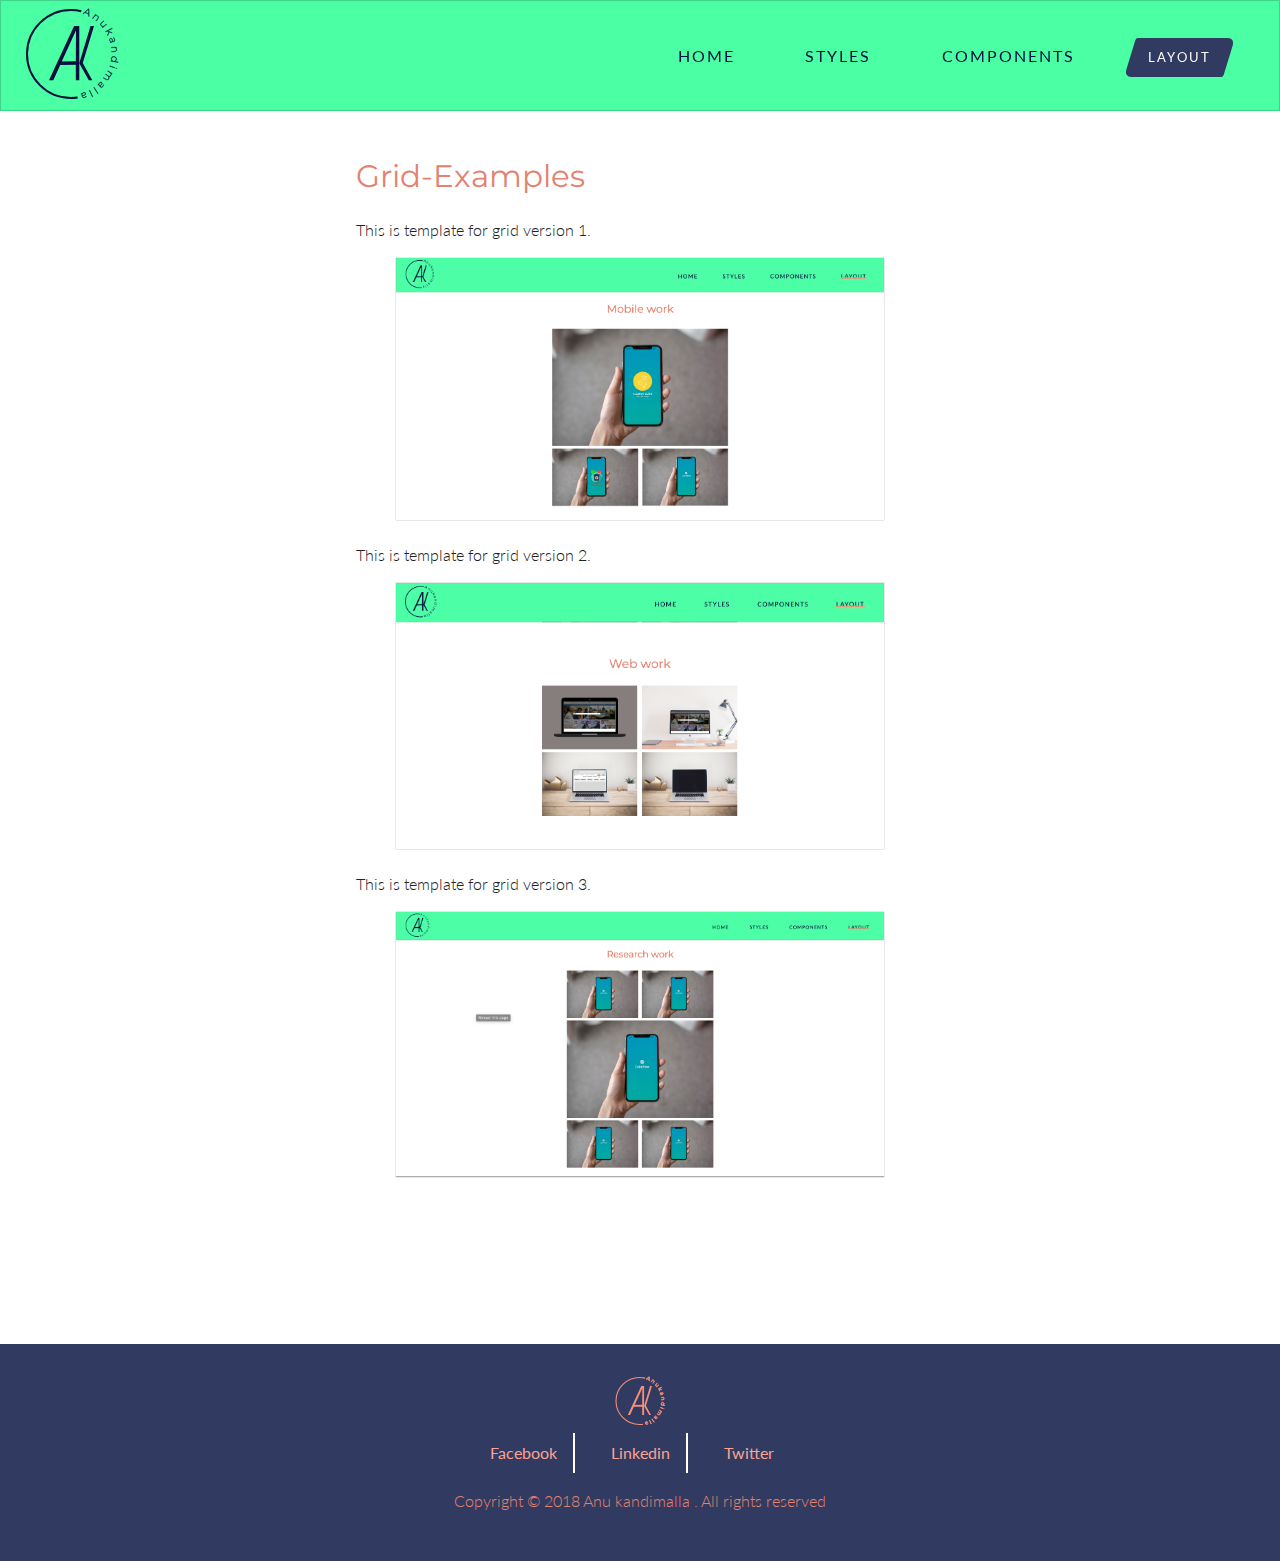
<file: layout.html>
<!DOCTYPE html>
<html lang="en-us">

<head>

	<head>

	<meta charset="UTF-8">

	<meta name="viewport" content="width=device-width, initial-scale=1">

	<title>mercury designsystems-layout-page</title>

	<link rel="stylesheet" href="designsystemstyles.css">

	<link href="https://fonts.googleapis.com/css?family=Lato:300,400|Montserrat:400,500" rel="stylesheet">

</head>

<body>

	<header>

		<div class="nav-container">

			<div class="logo">

				<a href="index.html">

					<img src= "images/logo1.svg" alt="logo" > 

				<a/>

			</div>
			
			<nav class="nav-primary"> 

				<ul>

					<li ><a href="index.html">Home</a></li> 

					<li><a href="style.html">styles</a></li>

					<li><a href="components.html">components</a></li>

					<li><a class="normal-button" href="layout.html"><span>Layout</span></a></li>


				</ul>

			</nav>

		</div>

	</header>
	<main>
		
		<h2>Grid-Examples</h2>

		<p>This is template for grid version 1.</p>

			<figure>

				<a class="portfolio-grid-example" href="portfolio-grid.html" target="_blank" >

					<img src="images/mobilework.png" alt="portfolio-grid-image">
				</a>

			</figure>

		<p>This is template for grid version 2.</p>

			<figure>

				<a class="portfolio-grid-example" href="portfolio-grid.html" target="_blank" >

					<img src="images/webwork.png" alt="portfolio-grid-image">
				</a>

			</figure>

		<p>This is template for grid version 3.</p>

			<figure>

				<a class="portfolio-grid-example" href="portfolio-grid.html" target="_blank" >

					<img src="images/researchwork.png" alt="portfolio-grid-image">
				</a>

			</figure>
		
	</main>
	<footer class="site-footer">
        
            <div class="footer-logo">

            	<img src= "images/footerlogo.svg" alt="footer-logo" > 

            </div>

        
    		<nav class="site-footer-nav">

	    		<ul>	
					<li><a href="">Facebook </a></li> 
					<li><a href="">Linkedin </a></li> 
					<li><a href="">Twitter</a></li> 
				</ul>
		   </nav>

		   <p>Copyright © 2018 Anu kandimalla . All rights reserved</P>

	</footer>

</body>

</html>
</file>
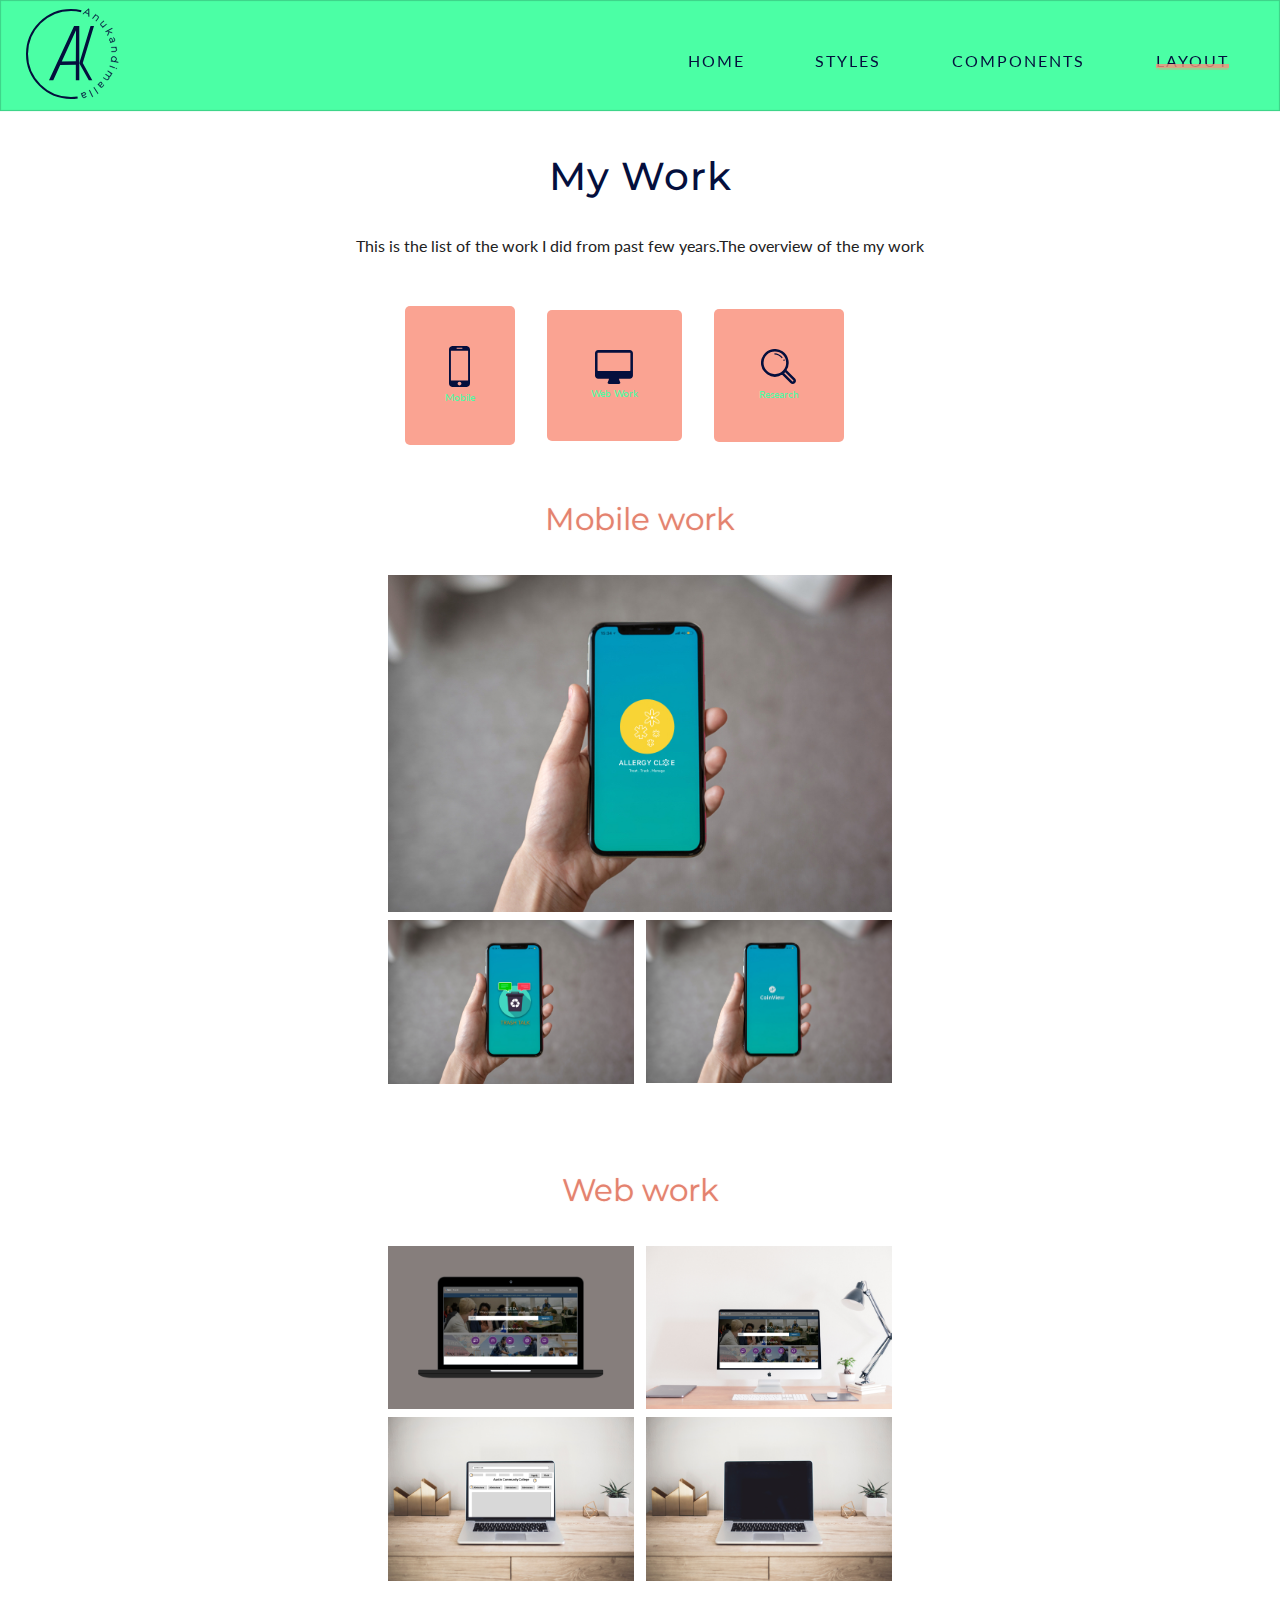
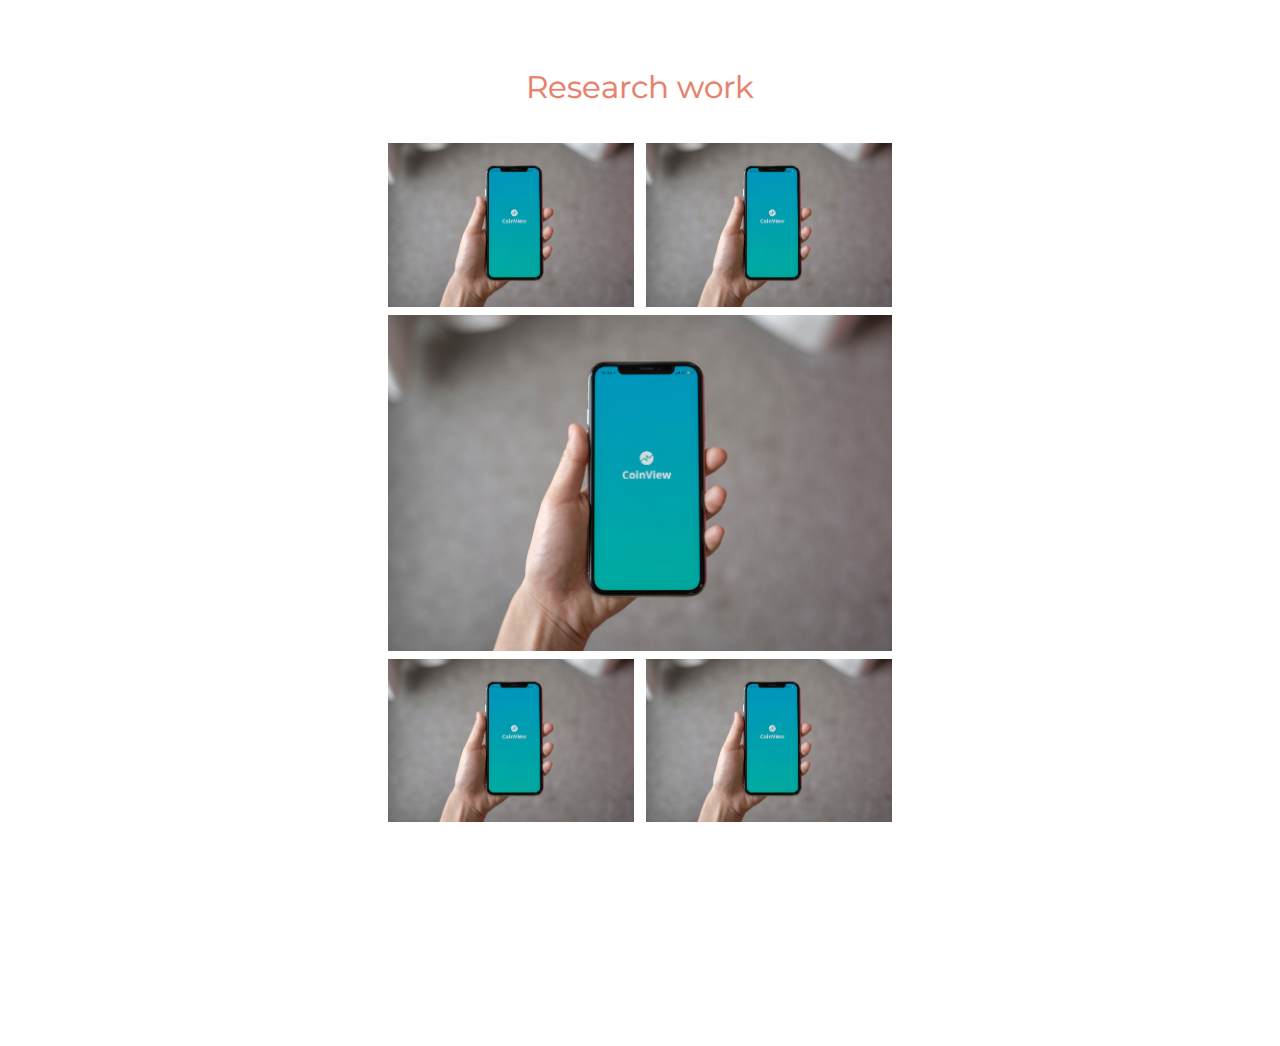
<file: portfolio-grid.html>
<!DOCTYPE html>
<html lang="en-us">

<head>

	<head>

	<meta charset="UTF-8">

	<meta name="viewport" content="width=device-width, initial-scale=1">

	<title>mercury designsystems-portfolio-grid-page</title>

	<link rel="stylesheet" href="designsystemstyles.css">

	<link href="https://fonts.googleapis.com/css?family=Lato:300,400|Montserrat:400,500" rel="stylesheet">

</head>

<body>

	<header>

		<div class="nav-container">

			<div class="logo">

				<a href="index.html">

					<img src= "images/logo1.svg" alt="logo" > 

				<a/>

			</div>
			
			<nav class="nav-primary"> 

				<ul>

					<li ><a href="index.html">Home</a></li> 

					<li><a href="style.html">styles</a></li>

					<li><a href="components.html">components</a></li>

					<li><a href="" class="current-page">Layout</a></li>


				</ul>

			</nav>

		</div>

	</header>
	<main class="work-container">

		<h1>My Work</h1>

		<p>This is the list of the work I did from past few years.The overview of the my work</p>

		<nav class="portfolio-guide-nav"> 

			<ul>

				<li class="portfolio-guide-nav-content">
					<a  href="#portfolio-mobile-work-type">
						<img class="resume-guide-icons" src= "images/mobile1.svg" alt="mobile-icon" >
						<p>Mobile</p>
					</a>
				</li> 

				<li class="portfolio-guide-nav-content">
					<a  href="#portfolio-web-work-type">
						<img class="resume-guide-icons" src= "images/laptop.svg" alt="laptop-icon">
						<p>Web Work</p>
					</a>
				</li>

				<li class="portfolio-guide-nav-content">
					<a href="#portfolio-research-work-type">
						<img class="resume-guide-icons" src= "images/research.svg" alt="research-icon">
						<p>Research</p>
					</a>
				</li>


			</ul>

		</nav>

		<h2 class="portfolio-work-type" id="portfolio-mobile-work-type">Mobile work</h2>

			<div class="portfolio-catalog">

				<div class="portfolio-containter">
					<a  href="casestudy1.html">
						<img src="images/allergycure.jpg" alt="allergycure-app-image">
						<div class="description">
							<h3> Allergy Cure</h3>
							<p>Seasonal Allegry Information,Management,Treatment</p>
						</div>
					</a>
				</div>
				<div class="portfolio-containter">
					<a href="#">
						<img src="images/trashtalk.png" alt="trashtalk-app-image">
						<div class="description">
							<h3> Trash-Talk</h3>
							<p>The Recycling chat bot helper</p>
						</div>
					</a>
				</div>
				<div class="portfolio-containter">
					<a href="#">
						<img src="images/project1.jpg" alt="Craigslist-app-image">
						<div class="description">
							<h3>Craigslist-Redesign</h3>
							<p>Mobile Version of Cragislist</p>
						</div>
					</a>
				</div>	

			</div>


		<h2 class="portfolio-work-type" id="portfolio-web-work-type">Web work</h2>

			<div class="portfolio-web-work-catalog">

				<div class="portfolio-web-work-containter">
						<a href="casestudy2.html">
							<img src="images/acctled1.png" alt="ACC-TLED-image">
							<div class="description">
								<h3>ACC TLED</h3>
								<p>Feasibility and Desirability concepts of ACC TLED Homepage</p>
							</div>
						</a>
					</div>
					<div class="portfolio-web-work-containter">
						<a href="#">
							<img src="images/webproject2.png" alt="ACC-degree-mappers">
							<div class="description">
								<h3>Degree Mapper</h3>
								<p>Helps students to plan courses</p>
							</div>
						</a>
					</div>
					<div class="portfolio-web-work-containter">
						<a href="#">
							<img src="images/webproject3.png" alt="gmail-login-redesign-image">
							<div class="description">
								<h3>Gmail Login Redesign</h3>
								<p>Single sign on Log-in</p>
							</div>
						</a>
					</div>
					<div class="portfolio-web-work-containter">
						<a href="#">
							<img src="images/webproject4.png" alt="smarthome-iot">
							<div class="description">
								<h3>SmartHome</h3>
								<p>IOT hub to control all your smart devices</p>
							</div>
						</a>
					</div>

			</div>

		<h2 class="portfolio-work-type" id="portfolio-research-work-type">Research work</h2>

			<div class="portfolio-research-work-catalog">


				<div class="portfolio-research-work-containter">
						<a href="#">
							<img src="images/project1.jpg" alt="USabilitytest-image">
							<div class="description">
								<h3>Usability Test</h3>
								<p>Lorem ipsum dolor sit amet, consectetur </p>
							</div>
						</a>
					</div>
					<div class="portfolio-research-work-containter">
						<a href="#">
							<img src="images/project1.jpg" alt="vacationplanning-image">
							<div class="description">
								<h3>Vacation panning</h3>
								<p>Lorem ipsum dolor sit amet, consectetur</p>
							</div>
						</a>
					</div>
					<div class="portfolio-research-work-containter">
						<a href="#">
							<img src="images/project1.jpg" alt="ACC-degree-mappers-image">
							<div class="description">
								<h3>ACC Degree plan</h3>
								<p>Lorem ipsum dolor sit amet, consectetur</p>
							</div>
						</a>
					</div>
					<div class="portfolio-research-work-containter">
						<a href="#">
							<img src="images/project1.jpg" alt="Sunscreen-app-image">
							<div class="description">
								<h3>Sunscreen</h3>
								<p>Lorem ipsum dolor sit amet, consectetur</p>
							</div>
						</a>
					</div>
					<div class="portfolio-research-work-containter">
						<a href="#">
							<img src="images/project1.jpg" alt="Whatsapp-app-image">
							<div class="description">
								<h3>Whatsapp redesign</h3>
								<p>Lorem ipsum dolor sit amet, consectetur</p>
							</div>
						</a>
					</div>

			</div>
		
	</main>



</body>

</html>
</file>
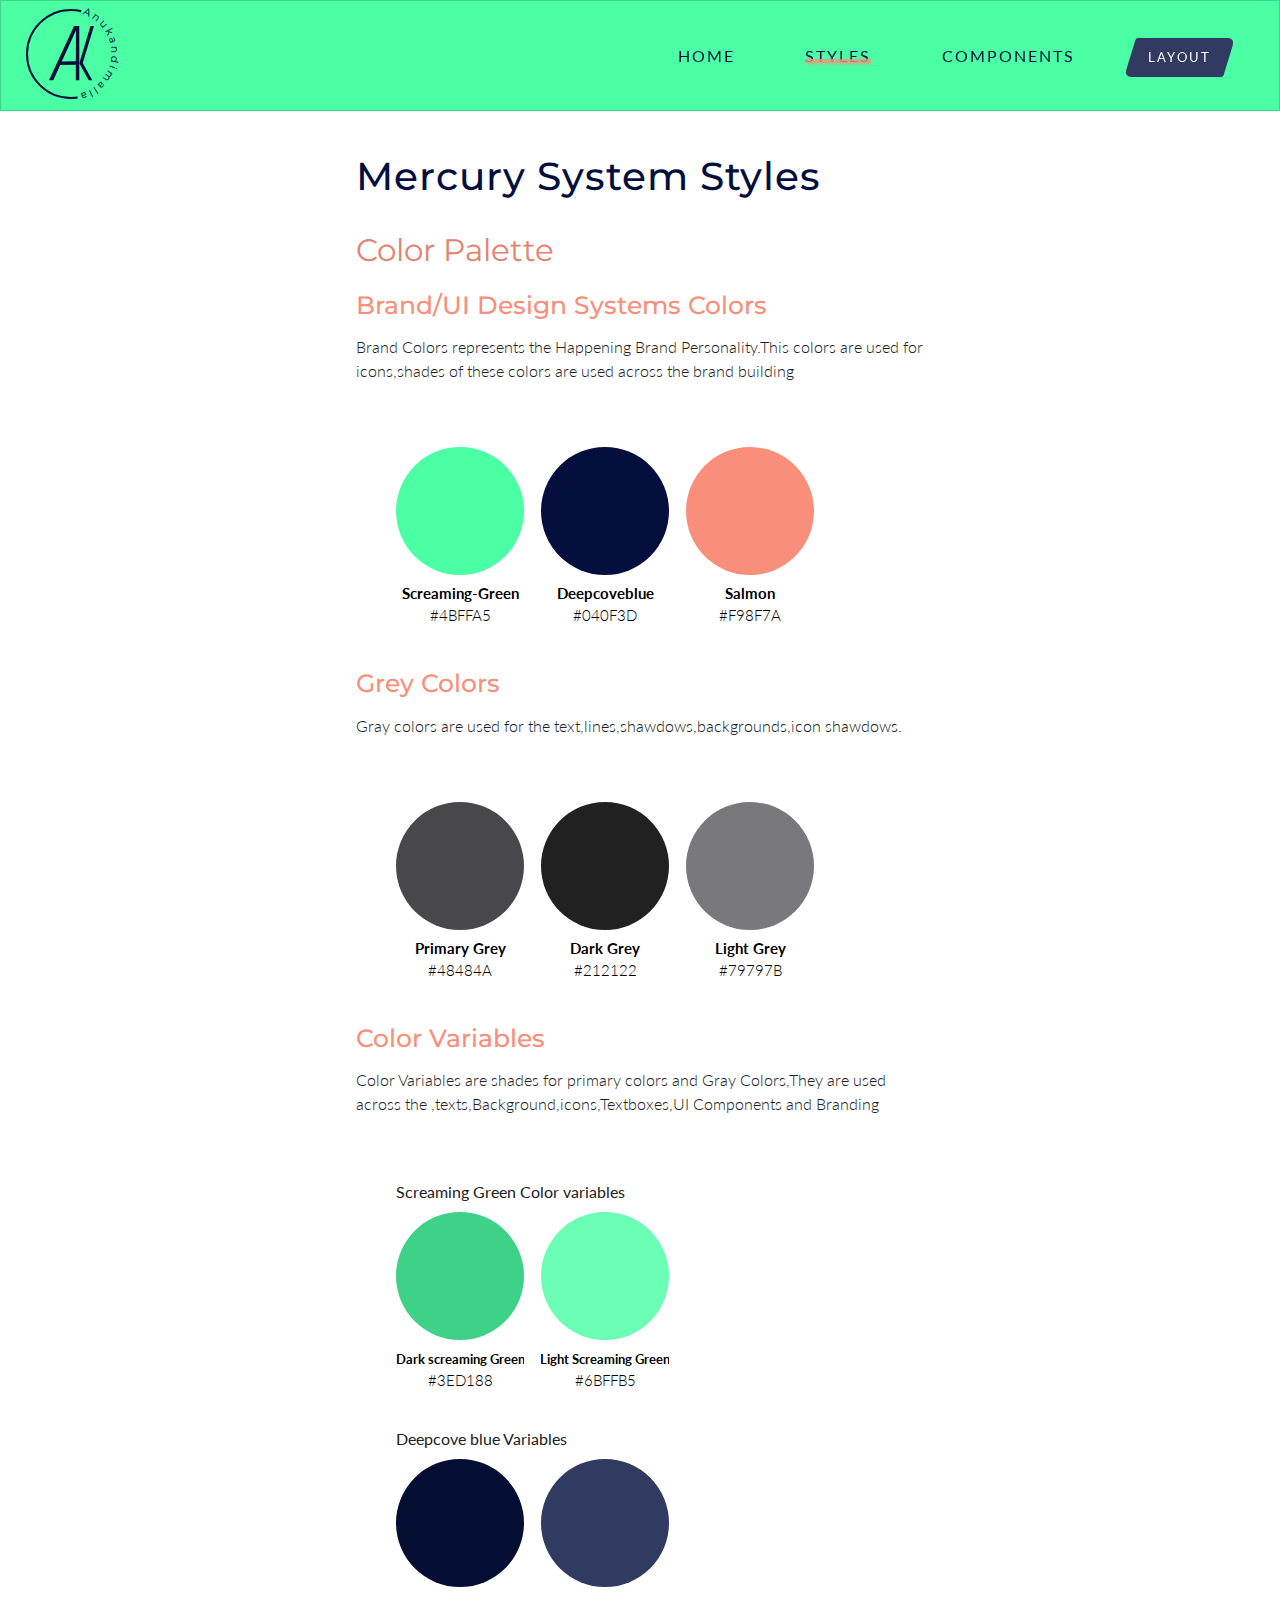
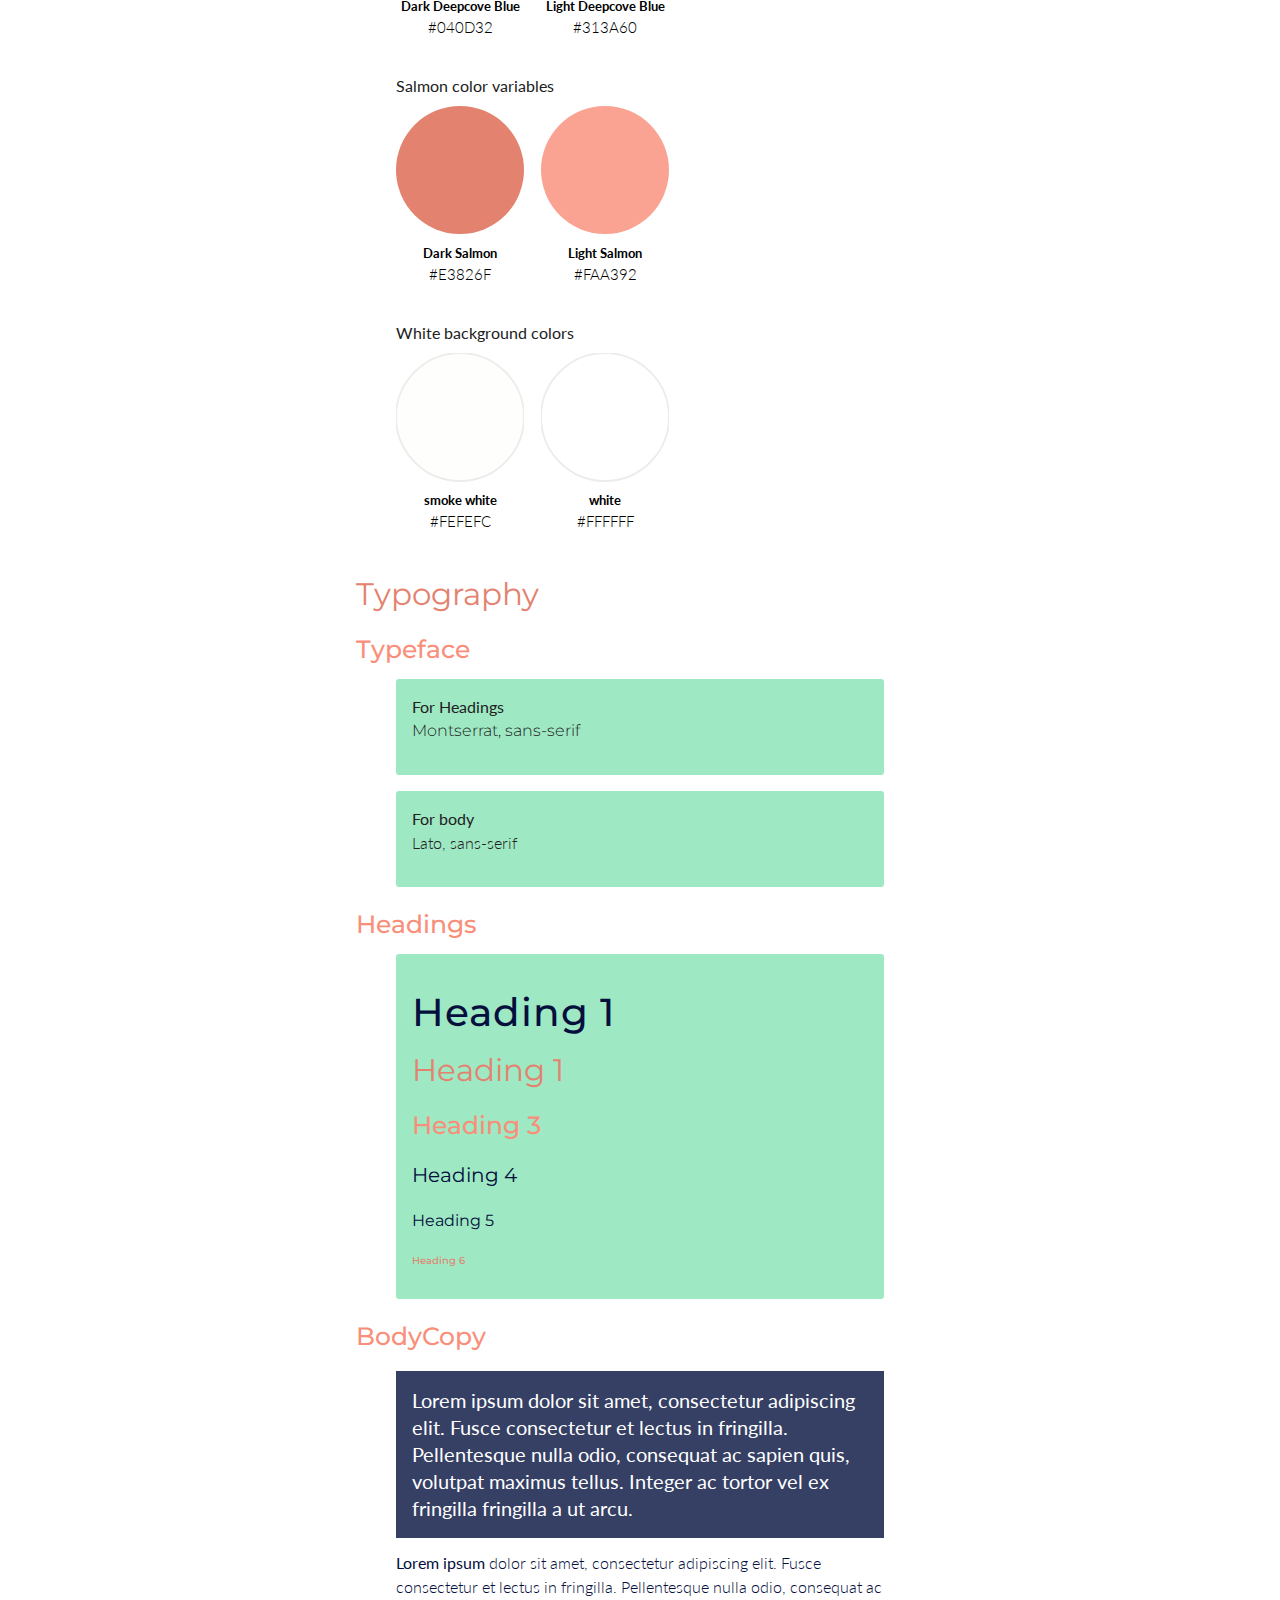
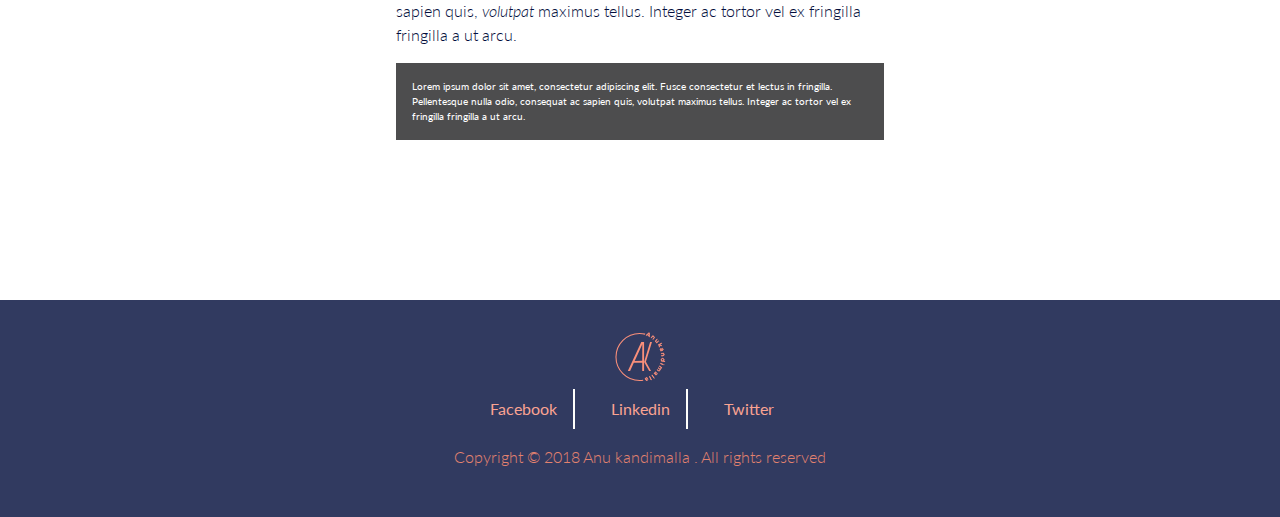
<file: style.html>
<!DOCTYPE html>
<html lang="en-us">

<head>

	<head>

	<meta charset="UTF-8">

	<meta name="viewport" content="width=device-width, initial-scale=1">

	<title>mercury designsystems-style-page</title>

	<link rel="stylesheet" href="designsystemstyles.css">

	<link href="https://fonts.googleapis.com/css?family=Lato:300,400|Montserrat:400,500" rel="stylesheet">

</head>

<body>

	<header>

		<div class="nav-container">

			<div class="logo">

				<a href="index.html">

					<img src= "images/logo1.svg" alt="logo" > 

				<a/>

			</div>
			
			<nav class="nav-primary"> 

				<ul>

					<li ><a href="index.html">Home</a></li> 

					<li><a href="style.html"  class="current-page">styles</a></li>

					<li><a href="components.html">components</a></li>

					<li><a class="normal-button" href="layout.html"><span>Layout</span></a></li>


				</ul>

			</nav>

		</div>

	</header>

	<main>

		<h1 class="color-pallete-identifier">Mercury System Styles</h1>

			<h2>Color Palette</h2>

		  		<div>
		      		<h3>Brand/UI Design Systems Colors</h3>

		      		<p class="color-description">Brand Colors represents the Happening Brand Personality.This colors are used for icons,shades of these colors are used across the brand building</p>

		      		<figure>

			      			<svg class="color-swatch" viewBox="0 0 140 210" version="1.1" xmlns="http://www.w3.org/2000/svg"  x="0px" y="0px"  style="max-width: 8rem;" >
								<circle cx="70" cy="70" r="70" fill= "#4BFFA5" />
								<text x="70" y="166" font-weight="bold" text-anchor="middle">Screaming-Green</text>
								<text x="70" y="190" text-anchor="middle">#4BFFA5</text>
							</svg>
							<svg class="color-swatch" viewBox="0 0 140 210" version="1.1" xmlns="http://www.w3.org/2000/svg"  x="0px" y="0px"  style="max-width: 8rem;" >
								<circle cx="70" cy="70" r="70" fill= "#040F3D" />
								<text x="70" y="166" font-weight="bold" text-anchor="middle">Deepcoveblue</text>
								<text x="70" y="190" text-anchor="middle">#040F3D</text>
							</svg>
							<svg class="color-swatch" viewBox="0 0 140 210" version="1.1" xmlns="http://www.w3.org/2000/svg"  x="0px" y="0px"  style="max-width: 8rem;" >
								<circle cx="70" cy="70" r="70" fill= "#F98F7A" />
								<text x="70" y="166" font-weight="bold" text-anchor="middle">Salmon</text>
								<text x="70" y="190" text-anchor="middle">#F98F7A</text>
							</svg>
			
					</figure>

				</div>
				<div>
					<h3>Grey Colors</h3>

					<p class="color-description">Gray colors are used for the text,lines,shawdows,backgrounds,icon shawdows.</p>

						<figure>

							<svg class="color-swatch" viewBox="0 0 140 210" version="1.1" xmlns="http://www.w3.org/2000/svg"  x="0px" y="0px"  style="max-width: 8rem;" >
								<circle cx="70" cy="70" r="70" fill= "#48484A" />
								<text x="70" y="166" font-weight="bold" text-anchor="middle">Primary Grey</text>
								<text x="70" y="190" text-anchor="middle">#48484A</text>
							</svg>
							<svg class="color-swatch" viewBox="0 0 140 210" version="1.1" xmlns="http://www.w3.org/2000/svg"  x="0px" y="0px"  style="max-width: 8rem;" >
								<circle cx="70" cy="70" r="70" fill= "#212122" />
								<text x="70" y="166" font-weight="bold" text-anchor="middle">Dark Grey</text>
								<text x="70" y="190" text-anchor="middle">#212122</text>
							</svg>
							<svg class="color-swatch" viewBox="0 0 140 210" version="1.1" xmlns="http://www.w3.org/2000/svg"  x="0px" y="0px"  style="max-width: 8rem;" >
								<circle cx="70" cy="70" r="70" fill= "#79797B" />
								<text x="70" y="166" font-weight="bold" text-anchor="middle">Light Grey</text>
								<text x="70" y="190" text-anchor="middle">#79797B</text>
							</svg>

						</figure>

				</div>
				<div>
					<h3>Color Variables</h3>	

					<p class="color-description">Color Variables are shades for primary colors and Gray Colors,They are used across the ,texts,Background,icons,Textboxes,UI Components and Branding</p> 
	  				
			  			<figure>

			  				<figcaption>Screaming Green Color variables</figcaption>


			  				<svg class="color-swatch" viewBox="0 0 140 210" version="1.1" xmlns="http://www.w3.org/2000/svg"  x="0px" y="0px"  style="max-width: 8rem;" >
								<circle cx="70" cy="70" r="70" fill= "#3ED188" />
								<text x="70" y="166" font-weight="bold" text-anchor="middle" font-size="87%">Dark screaming Green</text>
								<text x="70" y="190" text-anchor="middle">#3ED188</text>
							</svg>
							<svg class="color-swatch" viewBox="0 0 140 210" version="1.1" xmlns="http://www.w3.org/2000/svg"  x="0px" y="0px"  style="max-width: 8rem;" >
								<circle cx="70" cy="70" r="70" fill= "#6BFFB5" />
								<text x="70" y="166" font-weight="bold" text-anchor="middle" font-size="87%">Light Screaming Green</text>
								<text x="70" y="190" text-anchor="middle">#6BFFB5</text>
							</svg>

						</figure>

						<figure>

					  		<figcaption>Deepcove blue Variables</figcaption>

					  		<svg class="color-swatch" viewBox="0 0 140 210" version="1.1" xmlns="http://www.w3.org/2000/svg"  x="0px" y="0px"  style="max-width: 8rem;" >
								<circle cx="70" cy="70" r="70" fill= "#040D32" />
								<text x="70" y="166" font-weight="bold" text-anchor="middle" font-size="87%">Dark Deepcove Blue</text>
								<text x="70" y="190" text-anchor="middle">#040D32</text>
							</svg>
							<svg class="color-swatch" viewBox="0 0 140 210" version="1.1" xmlns="http://www.w3.org/2000/svg"  x="0px" y="0px"  style="max-width: 8rem;" >
								<circle cx="70" cy="70" r="70" fill= "#313A60" />
								<text x="70" y="166" font-weight="bold" text-anchor="middle" font-size="87%">Light Deepcove Blue</text>
								<text x="70" y="190" text-anchor="middle">#313A60</text>
							</svg>

						</figure>

						<figure>

					  		<figcaption>Salmon color variables</figcaption>

					  		<svg class="color-swatch" viewBox="0 0 140 210" version="1.1" xmlns="http://www.w3.org/2000/svg"  x="0px" y="0px"  style="max-width: 8rem;" >
								<circle cx="70" cy="70" r="70" fill= "#E3826F" />
								<text x="70" y="166" font-weight="bold" text-anchor="middle" font-size="87%">Dark Salmon</text>
								<text x="70" y="190" text-anchor="middle">#E3826F</text>
							</svg>
							<svg class="color-swatch" viewBox="0 0 140 210" version="1.1" xmlns="http://www.w3.org/2000/svg"  x="0px" y="0px"  style="max-width: 8rem;" >
								<circle cx="70" cy="70" r="70" fill= "#FAA392" />
								<text x="70" y="166" font-weight="bold" text-anchor="middle" font-size="87%">Light Salmon</text>
								<text x="70" y="190" text-anchor="middle">#FAA392</text>
							</svg>

						</figure>
						<figure>

							<figcaption>White background colors</figcaption>

							<svg class="color-swatch" viewBox="0 0 140 210" version="1.1" xmlns="http://www.w3.org/2000/svg"  x="0px" y="0px"  style="max-width: 8rem;" >
								<circle cx="70" cy="70" r="70" fill= "#FEFEFC" stroke="#ECECEB" stroke-width="2" />
								<text x="70" y="166" font-weight="bold" text-anchor="middle" font-size="87%">smoke white</text>
								<text x="70" y="190" text-anchor="middle">#FEFEFC</text>
							</svg>
							<svg class="color-swatch" viewBox="0 0 140 210" version="1.1" xmlns="http://www.w3.org/2000/svg"  x="0px" y="0px"  style="max-width: 8rem;" >
								<circle cx="70" cy="70" r="70" fill= "#FFFFFF" stroke="#ECECEB" stroke-width="2"/>
								<text x="70" y="166" font-weight="bold" text-anchor="middle" font-size="87%">white</text>
								<text x="70" y="190" text-anchor="middle">#FFFFFF</text>
							</svg>

						</figure>			
					
				</div>

			<h2>Typography</h2>	

				<h3>Typeface</h3>

				<figure class="typeface-container">

					<figcaption>For Headings</figcaption>

					<p class="heading-display-dupe">Montserrat, sans-serif</p>

				</figure>
				<figure class="typeface-container">

					<figcaption>For body</figcaption>

					<p class="body-display-dupe">Lato, sans-serif</p>

				</figure>

				<h3>Headings</h3>

				<figure class="typeface-container" >

					<h1>Heading 1</h1>

					<h2>Heading 1</h2>

					<h3>Heading 3</h3>

					<h4>Heading 4</h4>

					<h5>Heading 5</h5>

					<h6>Heading 6</h6>
					
				</figure>

				<h3>BodyCopy</h3>

				<figure >

					<p class="featured-copy">Lorem ipsum dolor sit amet, consectetur adipiscing elit. Fusce consectetur et lectus in fringilla. Pellentesque nulla odio, consequat ac sapien quis, volutpat maximus tellus. Integer ac tortor vel ex fringilla fringilla a ut arcu.</p>

				</figure>

				<figure>

					<p class="normal-copy"><strong> Lorem ipsum </strong> dolor sit amet, consectetur adipiscing elit. Fusce consectetur et lectus in fringilla. Pellentesque nulla odio, consequat ac sapien quis, <em>volutpat</em> maximus tellus. Integer ac tortor vel ex fringilla fringilla a ut arcu.</p>

				</figure>

				<figure>

					<p class="tertiary-copy">Lorem ipsum dolor sit amet, consectetur adipiscing elit. Fusce consectetur et lectus in fringilla. Pellentesque nulla odio, consequat ac sapien quis, volutpat maximus tellus. Integer ac tortor vel ex fringilla fringilla a ut arcu.</p>

				</figure>
	</main>
	<footer class="site-footer">
        
            <div class="footer-logo">

            	<img src= "images/footerlogo.svg" alt="footer-logo" > 

            </div>

        
    		<nav class="site-footer-nav">

	    		<ul>	
					<li><a href="">Facebook </a></li> 
					<li><a href="">Linkedin </a></li> 
					<li><a href="">Twitter</a></li> 
				</ul>
		   </nav>

		   <p>Copyright © 2018 Anu kandimalla . All rights reserved</P>

	</footer>
	

</body>

</html>
</file>
<file: designsystemstyles.css>
html {
	/*primary-Colors*/
	--color-primary-screaming-green:		#4BFFA5;
	--color-primary-deepcoveblue:			#040F3D;
	--color-primary-Salmon: 				#F98F7A;

	/*grey-Colors*/
	--color-primary-grey: 					#48484A;
	--color-variables-dark-grey:			#212122; 
	--color-variables-light-grey:			#79797B; 

	/*Screaming-green-variables*/
	--color-variable-dark-screaming-green:	#3ED188;
	--color-variable-light-screaming-green:	#6BFFB5;

	/*deepvove-blue-variables*/
	--color-variable-dark-deepcoveblue: 	#040D32;
	--color-variable-light-deepcoveblue: 	#313A60;

	/*salmon-variables*/
	--color-variable-dark-Salmon: 			#E3826F;
	--color-variable-light-Salmon: 			#FAA392;

	/*white-variables*/
	--color-variables-smoke-white:			#FEFEFC; /* body background color */ 
	--color-variables-white:				#FFFFFF; /* element background color */

	/*fonts*/
	--font-primary:		'Lato', sans-serif;
	--font-secondary:	'Montserrat', sans-serif;
}

/* ==========================================================================
   Typography
   ========================================================================== */

html {
	color: var( --color-variables-dark-grey ); /* #212122 */
	font-size: 16px;
	font-weight: 300;
	line-height: 1.5;

	--ratio: 1.25;
	--size-xxxlarge:	calc( 1rem * var(--ratio) * var(--ratio) * var(--ratio) * var(--ratio) ); 
	--size-xxlarge:		calc( 1rem * var(--ratio) * var(--ratio) * var(--ratio) );
	--size-xlarge:		calc( 1rem * var(--ratio) * var(--ratio) );
	--size-large: 		calc( 1rem * var(--ratio) );
	--size-small:		var(--ratio);
	--size-xsmall:		calc( 1rem * ( var(--ratio) / 2) );

}

body {
	background-color: var(--color-variables-white);
}

/* links*/

a {
	color: var(--color-primary-screaming-green);
	font-family: var(--font-primary);
}

a:hover , a:focus {
	text-decoration: underline;
}

a:active { 
	text-decoration: underline; /* wanted to zoom/scale */
	transform: scale(1.1); 
   
}
 
a:visited {
    color: var(--color-primary-deepcoveblue);
}

/* headings*/


h1 , h2 , h3 , h4, h5, h6 {
	font-family: var(--font-secondary);
}

h1 , h3 , h6 {
	font-weight:500;
}
h2 , h4 , h5 {
	font-weight:400;
}

h1 {
	color: var(--color-primary-deepcoveblue);
	font-size: var( --size-xxxlarge);
	line-height: 2rem;
	letter-spacing: 1px;	
}

h2 {
	color: var(--color-variable-dark-Salmon);
	font-size: var( --size-xxlarge );
	line-height: 2rem;	
}
h3 {
	color: var(--color-primary-Salmon);
	font-size: var( --size-xlarge);
	line-height: 1.7rem;
	margin: 1.5rem 0 1rem;
}

h4 {
	color: var(--color-primary-deepcoveblue);
	font-size: var(--size-large);
	line-height: 1.5rem;
	margin: 1.5rem 0 1rem;
}
h5 {
	color: var(--color-primary-deepcoveblue);
	font-size: var(--size-small);
	line-height: 1.2rem;
	margin: 1.5rem 0 1rem;
}
h6 {
	color: var(--color-variable-dark-Salmon);
	font-size: var(--size-xsmall);
	line-height: 0.8rem;
	margin: 1.5rem 0 1rem;
}

p {
	font-family: var(--font-primary);
}


@media (min-width: 600px) {
	/*h3 {
		line-height: 1.7rem;
	}*/

}
@media ( min-width: 1450px ) {
	html {
		font-size: 18px;
	}
}

.featured-copy {
	background: rgba(4, 15, 61, 0.8);
	color: var( --color-variables-white);
	font-size: var( --size-large );
	font-weight: 400;
	line-height: 1.35;
	padding: 1rem;
}

/*normal body for paragaraph*/

.normal-copy {
	color: var( --color-primary-deepcoveblue);
	font-size: var(--size-small);
	font-weight: 300;
	line-height: 1.5;
	margin: -0.39em 0 0.1em;

}

.tertiary-copy {
	background: rgba(33, 33, 34, 0.8);
	color: var(--color-variables-white);
	font-size: var( --size-xsmall );
	font-weight: 400;
	line-height: 1.5;
	padding: 1rem;

}


/* ==========================================================================
 Examples
  ========================================================================== */

.color-swatch {
	margin-right:0.8rem;
}
.color-swatch text , figcaption {
	font-family: var(--font-primary);
}
figcaption {
	font-size: 1rem;
	font-weight: 400;
	padding-bottom: 0.5rem;
}
.color-description {
	padding-bottom: 3rem;
}
.color-pallete-identifier {
	padding-bottom: 2rem;

}
.heading-display-dupe , .body-display-dupe {
	font-family: var(--font-secondary);
	font-size: 1rem;
	margin-top: -0.5rem;
}
.body-display-dupe {
	font-family: var(--font-primary);
}
.typeface-container {
	background-color: rgba(62, 209, 136, 0.5);
	border-radius: 3px;
	padding:1rem;
}

.hero-block-example img , .portfolio-grid-example img {
	width:100%;
}
.portfolio-grid-example img {
	box-shadow: 0 0 0.0625rem var(--color-variables-light-grey);
}
@media (min-width: 600px) {
	.color-pallete-identifier {
		padding-bottom: 1rem;
	}

}





/* ==========================================================================
  primary-navigation
  ========================================================================== */
header {
	background: var( --color-primary-screaming-green );
	box-shadow: 0 0 0.0625rem rgba(62, 209, 136, 0.5), 0 0 0.0625rem 0.0625rem inset rgba(62, 209, 136, 1) ;
} 


header::after  ,.example-header::after {
	content:'';
	clear:both;
	display: table;
	
}

nav ul {
	list-style: none;
	margin: 0;
	padding: 0;
}

nav li {
	font-family: var(--font-primary);
	font-weight: 400;
	position: relative;
	text-align: center;
}

.nav-primary a , .nav-primary a:visited {
	color:var(--color-primary-deepcoveblue );
	display: inline-block;
	letter-spacing:0.125rem;
	padding:1rem 0;
	position: relative;
	text-decoration: none;
	text-transform: uppercase;
}

.nav-primary a:hover , .nav-primary a:focus , .current-page:hover {
	color: var( --color-variable-light-deepcoveblue);
	text-decoration: none;
}

.nav-primary a:hover::before , .current-page::before {
	border-bottom: 0.25rem solid rgba(249,143,122 ,0.8);/*rgb(245,68,81,0.4);var(--color-variables-light-golden);*/
	box-shadow: 0 0.156rem 0.0625rem rgba(249,143,122 ,0.4);
	content: ' ';
	position: absolute; 
	top: calc(50% + .2rem);
    width: calc(100%);
}

.nav-primary a:hover::before , .current-page:hover::before ,.nav-primary a:focus::before , .current-page:focus::before {
	animation: fade-in-right ease 0.4s forwards;
}

.nav-primary a:active {
	border-radius: 0.3125rem;
	background-color: rgba(49, 58, 96, 1);
	color: rgba(75, 255, 165, 1);
	box-shadow: 0 0.0625rem 0.0625rem rgba(33, 33, 34, 0.6);
	font-weight: 400;
  	transform: scale(0.9); 

}

.logo {
	margin-left: 2%;
	padding: 0.5rem 0  0.3125rem;
}

li .normal-button {
	padding: 0.5rem 1rem;
}

li .normal-button:hover::before {
	width: calc(100% - 2rem );
}

@media (min-width: 600px) {

	.example-header-container {
		margin-left: 0;
		position: relative;
	}

	header {
		overflow: hidden;
	 	position: fixed; 
	  	top: 0; 
	  	width: 100%; 
	  	z-index: 5;
	}

	.logo:hover {
		animation: spin ease-in-out 0.4s ;
	}

	.nav-primary  ul {
		display: inline-block;
	}

	.nav-primary li {
		display: inline-block;
		margin-top: 0.625rem;
		margin-right: 2.18rem;
	}
	.nav-primary a , .nav-primary a:visited {
		padding:1rem;
	}
	li .normal-button {
		padding: 0.5rem 1rem;
	}
	.nav-primary a:hover::before , .current-page::before {
		width: calc(100% - 2rem);
	}

	.nav-container {
		align-items: center;
		display: flex;
		justify-content: space-between;
		margin: auto;
	}
	
}

/* ==========================================================================
   Footer Component
   ======================================================================== */

 .site-footer { 
   	background-color: var(--color-variable-light-deepcoveblue ); 
   	color: var(--color-variable-dark-Salmon);
   	display: block;
	padding: 2rem;
	text-align: center;	
 }

.footer-logo {
	margin:auto;
}

.site-footer-nav {
	margin: 0;
	overflow: hidden;
	padding: 0; 
	
}

.site-footer-nav ul {
	margin: 0;
	padding: 0;
}

.site-footer-nav li {
	list-style-type:none;
	margin-right: 1rem;
	padding-left: 0;
	text-align: center;  
}

.site-footer-nav  a {
	color: var(--color-variable-light-Salmon);
	display: inline-block;
	padding: 0.35rem; 
	text-decoration: none;
}

.site-footer-nav a:hover ,.site-footer-nav a:focus  {
	background-color: var(--color-variable-light-Salmon); 
	border-radius: 0.3125rem;
	color: var(--color-variables-smoke-white);
} 

.site-footer-nav a:active {
	background-color: var(--color-variable-dark-Salmon) ; 
	border-radius: 0.3125rem;
	color: var(--color-variables-smoke-white);
  	transform: scale(0.9); 
}

@media ( min-width: 600px ) {

	.site-footer-nav li{
		border-right: 0.125rem solid var(--color-variables-smoke-white);
		display: inline-block;
		text-align: center;		
	}

	.site-footer-nav  a {
		padding: 0.5rem  1rem;	
	}

	.site-footer-nav li:last-child{
		border-right: 0 solid var(--color-variable-light-deepcoveblue);
	}

}

/* ==========================================================================
   buttonlinks
   ========================================================================== */

.hero-button , .hero-button:visited  {
	border: none;
	background: rgba(249, 143, 122,1);
	color: rgba(33, 33, 34, 1);
	cursor: pointer;
	display: inline-block;
	font-size: 1rem;
	font-family: var( --font-secondary );
	font-weight: 500;
	padding: 0.7rem 3rem;
	position: relative;
	text-align: center;	
	text-decoration: none;
	text-shadow: 0 0 0.0625rem rgba(33, 33, 34, 0.3);
}

.hero-button span {
	display: block; 
}

.hero-button::before, .hero-button::after{
	content:"";
	border-radius: .3125rem;
	border-top: 0.0625rem solid var(--color-variables-white);
	border-bottom:  .0937rem solid var(--color-variables-white);
	position: absolute;  
}

.hero-button span::before, .hero-button span::after{
	content:"";
	border-radius: .3125rem;
	border-right: 0.0625rem solid var(--color-variables-white); 
	border-left: 0.0625rem solid var(--color-variables-white); 
	position: absolute;
}

.hero-button::before {	
	top: 0; 
}

.hero-button::after {
	bottom: 0;
}

.hero-button span::before {
	left: 0; 
}

.hero-button span::after{
	right: 0; 
}
.hero-button:hover, .hero-button:focus , .hero-button.hovered , .hero-button.focused {
	outline: none;
	text-decoration: none;
}
.hero-button:active , .hero-button.actived {
	box-shadow: 0 0 0.0625rem rgba(249, 143, 122, 0.3);
	color: var(--color-variables-smoke-white);
	transform: scale(0.9); 
}

.hero-button:hover::before, .hero-button:hover::after , .hero-button.hovered::before , .hero-button.hovered::after ,
.hero-button.focused::before , .hero-button.focused::after {
	animation: line 0.3s linear forwards;
}
.hero-button:hover span::before, .hero-button:hover span::after , .hero-button:focus span::before, .hero-button:focus span::after , 
.hero-button.hovered  span::before , .hero-button.hovered  span::after , .hero-button.focused  span::before , .hero-button.focused  span::after {
	animation: verticlaline 0.3s linear forwards;
}

@media (min-width:600px) and (max-width: 799px) {
	.hero-button , .hero-button:visited  {
		padding: 0.8rem 4rem;

	}
	

}

@media (min-width:800px) {
	.hero-button , .hero-button:visited  {
		padding: 1rem 5rem;
	}

}
.hero-button-example {
	background: rgba(72, 72, 74, 1);
	margin:2rem 0;
	padding: 1rem;
}
.hero-button-example figcaption {
	color: var(--color-variables-smoke-white);
	display: block;
	margin-bottom: 1rem;
	
}
.hero-button-example a {
	margin-bottom: 1rem;
	margin-right: 1rem;
}


.normal-button , .normal-button:visited {
	border: 0.125rem solid rgba(49, 58, 96, 1);
	border-top-right-radius: 0.4375rem;
	border-bottom-left-radius: 0.4375rem;
	border-top-left-radius: 0.125rem;
	border-bottom-right-radius: 0.125rem;
	background: rgba(49, 58, 96, 1);
	color: var(--color-variables-smoke-white);
	display: inline-block;
	font-size: 0.8rem;
	margin-right: 1rem;
	margin-bottom: 1rem;
	outline: 0;
	padding: 0.5rem 2rem;
	text-align: center;
	text-decoration: none;
	transform: skew(-17deg);
}

.normal-button span {
	color: var(--color-variables-smoke-white);
	display: inline-block; 
	position: relative;
	transform: skew(17deg); 
}

.normal-button:hover , .normal-button.normal-hover  , .normal-button.normal-focus {
	color: var(--color-primary-deepcoveblue);
}
.normal-button:active , .normal-button.normal-active {
	text-decoration: underline;
	transform: scale(1.1); 
}
.normal-button:hover::before , .normal-button.normal-hover::before , .normal-button.normal-focus::before {
	animation: fade-in-right ease 0.4s forwards;
	border-bottom: 0.25rem solid rgba(249,143,122 ,0.8);/*rgb(245,68,81,0.4);var(--color-variables-light-golden);*/
	box-shadow: 0 0.156rem 0.0625rem rgba(249,143,122 ,0.4);
	content: ' ';
	position: absolute; 
	top: calc(50% + .2rem);
    width: calc(100% - 4rem);
}

/* ==========================================================================
   Animation-keyframes
   ======================================================================== */

@keyframes animateWord {
    0% { 
	    opacity: 0; 
    }
    2% { 
		opacity: 0;
		transform: translateX(0px); 
	}
    5% { 
		opacity: 1; 
		transform: translateX(0px);
	}
    17% { 
		opacity: 1;
		transform: translateX(0px); 
	}
    20% { 
		opacity: 0;
		transform: translateX(0px); 
	}
    80% { 
		opacity: 0;
	}
    100% { 
		opacity: 0; 
	}
}

@keyframes fade-in-right {
	from {
		opacity: 0;
		transform: translateX(-15px);
	}
	to {
		opacity: 1;
		transform: translateX(0);
	}
}

@keyframes spin {
    from {
        transform:rotate(0deg);
    }
    to {
        transform:rotate(360deg);
    }
}

@keyframes line {
	from {
		left:50%;
		width:0%;
	}
	to {
		left:0%;
		width:100%;
	}
}
@keyframes verticlaline {
	from {
		top:50%;
		height:0%;
	}
	to {
		top:0%;
		height:100%;
	}
}

@keyframes bounce {
  0%, 20%, 50%, 80%, 100% {
		transform: translateY(0);
	}
  40% {
		transform: translateY(-30px);
	}
  60% {
		transform: translateY(-15px);
	}
}

@keyframes pulse {
	25% {
		transform: scale(0.9);
	}
	50% {
		transform: scale(1);
	}
	75% {
		transform: scale(0.9);
	}
	100% {
		transform: scale(1);
	}
}

@keyframes spinPulse {
    0% { 
		box-shadow:0 0 1px #bdd73c;
		opacity:0; 
		transform:rotate(160deg);
		
	}
	50% {
		opacity:1; 
		transform:rotate(145deg); 	
	}
	100% { 
		opacity:0; 
		transform:rotate(-320deg); 	
	}
}


/* ==========================================================================
  Form Elements
   ========================================================================== */

input, textarea ,select {
	display: block;
	margin-bottom: 0.8rem;
	min-width: 15rem;
}

input[type="url"], input[type="text"], input[type="email"], input[type="number"],input[type="tel"] textarea, select {
	background-color: transparent;
	border:none;
	padding: 0.5rem;
}

label {
	color:var(--color-variables-white);
	display:block;
	font-family: var(--font-secondary);
	font-size: 0.8rem;
	padding-top: 1rem;
	margin-bottom: 0.5rem;	
}

/*figure label , .textarea-microcopy , .error-text ,figure select , .select-class ,figure h3 , figure p{
	text-transform: none;
}*/

/* ==========================================================================
 common across the Form Elemnets
   ========================================================================== */

input::placeholder , input.focus-state::placeholder , textarea::placeholder {
	color: rgba(62, 209, 136, 0.8);
	font-family: var(--font-primary);
	font-size: 0.8rem;
	text-transform: uppercase;
}

input[disabled]::placeholder , textarea[disabled]::placeholder {
	color:var( --color-variables-light-grey );
}

input[type="text"].error-state , textarea.error-state {
	background-color: var(--color-variables-smoke-white);
	border-color: var(--color-variable-dark-Salmon);
	box-shadow: inset 0 0 6px rgba(227, 130, 111, 0.8);
	color: var(--color-primary-screaming-green);
}

.error-text , .textarea-error-text {
	animation: pulse 1s infinite;
	color: var(--color-variable-dark-Salmon);
	font-size: var( --size-xsmall );
	font-weight: 400;
	padding-left: 1rem;
	position: relative;
}
.error-text {
	margin: -1rem 0  2rem; 

}
.textarea-error-text {
	margin: -0.4rem 0  2rem; 
}

.error-text::before , .textarea-error-text::before {
	animation: pulse 1s infinite;
	content: url(images/error1.svg);
	left:-1%;
	position: absolute;
}

.text-microcopy , .textarea-microcopy {
	color: var( --color-variables-smoke-white );
	font-size: var( --size-xsmall );
    font-weight: 300;
    font-style: italic;
    line-height: 0.5;
    margin: 0.15rem 0 0.5rem ;
    text-align: left;    
}


/* ==========================================================================
 Text inputs
   ========================================================================== */
input[type="url"], input[type="text"], input[type="email"], input[type="number"],input[type="tel"] {
	border-radius: 0.2rem;
	border-bottom: 0.0625rem solid rgba(62, 209, 136, 0.5); 
	background: rgba(121, 121, 123, 0.2);
	color: var(--color-variables-smoke-white);
	font-family: var( --font-primary );
	font-size: var( --size-small );
	margin-bottom: 1.5rem;
	padding: 0.6rem;
	width:70%;	
}

input[type="text"]:focus , input[type="text"]:focus , input[type="email"]:focus , input[type="tel"] , input.focus-state {
	background-color: var(--color-variables-smoke-white);
	color: var(--color-variable-dark-screaming-green);
	outline:none;
}

input[disabled] , input[type="text"]:disabled , input[type="email"]:disabled {
	background: rgb(143,143,139);
	border-bottom:none;
}

input.error-state::placeholder {
	color: var(--color-variable-dark-Salmon );
}

@media ( min-width:600px ) and ( max-width:799px )  {
	input[type="url"], input[type="text"], input[type="email"], input[type="number"], input[type="tel"] {
		padding: 0.5rem;
		width: 65%
	}
}

@media ( min-width:800px ) {
	input[type="url"], input[type="text"], input[type="email"], input[type="number"], input[type="tel"] {
		margin-bottom: 2.5rem;
		padding: 0.5rem;
		width:70%
	}
	.error-text { 
		margin: -2rem 0  2rem; 

	}
	.textarea-error-text {
		margin: 0rem 0  2rem; 
	}
	
	
}

/* ==========================================================================
 Text Area
   ========================================================================== */

textarea {
	border: 0.0625rem solid rgba(62, 209, 136, 0.5); 
	background: transparent;
	box-shadow: inset 0 0 0.25rem rgba(62, 209, 136, 0.5);
	color: var(--color-variables-smoke-white);
	font-family: var(--font-primary);
	font-weight:400;
	font-size: var(--size-small);
	min-height: 10rem;
	min-width: 16.5rem;	
	width: 80%;
}

textarea:focus , textarea.focus-state {
	background-color: var(--color-variables-white);
	box-shadow: 0 0  0.25rem rgba(62, 209, 136, 0.5) , inset 0 0 0.15rem rgba(62, 209, 136, 0.5);/*rgb(142,225,220,0.4)*/
	color: var(--color-variable-dark-screaming-green);
	outline:none;
}

textarea[disabled] {
	background: rgb(143,143,139);
	border:none;
}

.textarea-microcopy{
    margin: 0.5rem 0;      
}
@media ( min-width:600px ) {
	textarea {
		width: 50%;
		min-width: 30rem;
	}
	
}

/* ==========================================================================
 Button and Type[submit]
   ========================================================================== */

button, input[type="submit"] {
    background: var(--color-primary-screaming-green) ;
    border: 0.03125rem solid var(--color-primary-screaming-green);
    cursor: pointer;
	color: var(--color-variables-dark-grey);
    display: block;
    font-family: var(--font-secondary);
    font-size: 1rem;
    letter-spacing: 0.125rem;
    margin: 2.5rem 0 3.5rem;
    outline: solid var(--color-primary-screaming-green) 0.125rem;
    outline-offset: 0.25rem;
    padding: 0.8rem 1rem;
    text-align: center;
    transition: outline 0.2s linear;
}

button:hover, button:focus , button.focus ,  input[type="submit"]:hover, button.hover , input[type="submit"].hover, .button-active , button:active, input[type="submit"]:active 
input[type="submit"]:focus {
	background: var( --color-variable-dark-screaming-green) ;
	border: 0.03125rem solid var( --color-variable-dark-screaming-green);
	outline: solid var(--color-variable-dark-screaming-green) 0.125rem;
	outline-width: 0.25rem;
	padding: 0.8rem 1rem;
}

.button-active , button:active, input[type="submit"]:active , .button-active:hover {
	color: var(--color-variable-dark-screaming-green);
	font-size: var(--size-small);	
}

.button-active::before , button:active::before , input[type="submit"]:active::before {
	background-color: transparent;
	border: 0.125rem solid var(--color-variables-white );
	border-left: 0.0625rem solid transparent;
	border-right: 0.0625rem solid transparent;
	border-radius: 6.25rem;
	content: '' ;
	display: inline-block;
	height: 1.25rem;
	opacity: .9;
	position: relative;
	right: -40%;
	top: 0.25rem;
	width: 1.25rem;
	/*margin: 0 auto;*/	
}
button:active::before , input[type="submit"]:active::before {
	animation: spinPulse 1s ease-in-out;

}

.button-active::before {
	animation: spinPulse 1s infinite;
}

@media ( min-width: 600px) {
	button, input[type="submit"] {
		font-size: 1.125rem;
	}
}



/*sub page guide nav*/

.resume-guide-nav ul {
	align-items: center;
	display: flex;
	justify-content:center;
	margin: auto;
}

.resume-guide-nav li { 
	background-color: rgba(250, 163, 146, 1);
	box-shadow: 0 0 0.625rem rgba(250, 163, 146, 0);
	border-radius: 0.3125rem;
	margin-right: 1rem;
}
.resume-guide-nav a {
	display: block;
	padding: 1rem;
	text-align: center;
	text-decoration: none;
}
.resume-guide-nav a:hover , .resume-guide-nav a:focus{
	background-color: rgba(227, 130, 111, 1);
	box-shadow: 0 0 0.625rem rgba(250, 163, 146, 0.5);
	border-radius: 0.3125rem;

}
.resume-guide-nav a:active {
	transform: scale(1.1); 
}

.resume-guide-icons {
 	width: 70%;
 }
.resume-guide-nav-content {
	align-items: center;
	display: flex;
	flex-direction: column;
	justify-content: center;
}

.resume-guide-nav-content p {
	font-size: var(--size-xsmall);
	margin-top: -0.2rem;
	margin-bottom: 0;
}

@media ( min-width: 600px ) {

	.resume-guide-nav li { 
		margin-right: 2rem;
		margin-bottom: 2rem;	
	}

	.resume-guide-nav a {
		padding:1.5rem;
		
	}

}

/* ==========================================================================
   hero
   ======================================================================== */
.hero {
	align-items: center;
	background: var(--color-variables-dark-grey); /*#212122;*/
	clip-path: circle(75rem at 1.25rem 1.25rem);
	display:flex;
	flex-direction:column;
	justify-content: center;
	min-height: 80vh;
	position: relative;
}

.hero h1 , .hero p , .hero a {
	color: var(--color-variables-white);
}
 
.hero h1 {
    display: inline-block;
 	font-size: 6vw;
 	font-weight:500;
 	line-height: 1.3; /*1.03*/
 	letter-spacing: 0rem;
 	position: relative;
 	max-width: 70vw;
 	padding-bottom: 1rem;
 	margin:0;		
}

.hero p {
    font-size: 4vw;
    max-width: 70vw;
    margin-top: 0;
    margin-bottom: 1rem;
}


.hero a {
	font-size: 4vw;
	margin-left: 0;
	margin-top: 0;
}

.hero-wrapper {
	max-width: 70vw;
	margin: 0;
	padding: 3rem;
}
.hero-wrapper p:nth-child(3) {
	font-size: 3vw;
}

.animated-words {
	display: inline-block;
}

.animated-words span:nth-child(2) { 
    animation-delay: 3s; 
    color: var( --color-primary-Salmon );
}

.animated-words span {
	animation: animateWord 6s linear infinite 0s;
	color: var( --color-primary-screaming-green );
	opacity: 0;
    overflow: hidden;
	padding-bottom: 1rem;
    position: absolute;
    top:0;   
}

.hero-arrow {
	animation: bounce 2s infinite;
	align-items:center;
	bottom:5%;
	display: flex;
	flex-direction:column;
	justify-content:center;
	left: 0;
	position: absolute;
	right: 0;
	text-decoration: none;
}

.hero-arrow:hover , .hero-arrow:focus , .hero-arrow  p:hover ,.hero-arrow  p:focus {
	color: var(--color-primary-screaming-green);
	text-decoration: none;
}

.hero-arrow:active , .hero-arrow  p:active {
	transform: scale(1.1); 
}

.hero-arrow p {
	font-size: .75rem;
	margin-bottom: 1rem;
	text-transform: none;
}


@media ( min-width: 600px ) and (max-width: 899px){
	.hero {
		min-height: 100vh;	
	}

	.hero h1 {
		font-size: 4vw;
	}

	.hero-wrapper p:first-child {
		font-size: 2.5vw;
	}
	.hero-wrapper p:nth-child(3) {
		font-size: 2.1vw;
	}
	.hero a {
		font-size: 2.5vw;
		
	}

}


@media ( min-width: 900px ) {
	.hero {
		min-height: 100vh;	
	}

	.hero h1 {
		font-size: 3.5vw;
		max-width: 100vw;
	}

	.hero-wrapper p:first-child {
		font-size: 2vw;
		font-weight: 300;
		margin-bottom: 1rem;
		text-shadow: 0.0625rem 0.0625rem 0.0625rem rgba(75, 255, 165, 0.2);
	}
	.hero-wrapper p:nth-child(3) {
		font-size: 1.5vw;
		font-weight: 300;
		max-width: 50vw;
		margin-bottom: 2rem;
	}

	.hero a {
		font-size: 1.5vw;
		
	}

	.hero-wrapper {
		max-width: 50vw;
		margin: 4rem;
	}

}

/*Hero-personality-side icons*/

/*.side-images1 {
	position: absolute;
    top: 50% ;
    right: 4%;

}*/

.side-image-coffee , .side-image-coffee2 , .side-image-nationalpark {
	height: 10vh;
	position: absolute;
	width:10vw;
}


.side-image-coffee {
    right: 5%;
    top: 60% ;
    transform: rotate(35deg);
    
}

.side-image-coffee2 {
    right: 7%;
    top: 70% ;
    transform: rotate(-35deg);  
}

.side-image-nationalpark {
    right: 2%;
    transform: rotate(-55deg);
    top: 90% ;   
}

.side-image-nationalpark1 {
	bottom: -15% ;
	height:8vh;
	position: absolute;
    right: 4%;
    transform: rotate(55deg);
    width:8vw;
}

.side-image-creativity {
	bottom: -30% ;
	height:8vh;
	position: absolute;
    right: 4%;
    transform: rotate(55deg);
    width:8vw;

}

#coffee , #coffee-smell,  #hiking-backpack , #creative ,#travel , #travel-backpack ,#coffee-cup , #coffee-cup-1 { 
	fill: var(--color-variables-smoke-white);
	stroke: var(--color-variables-smoke-white);
}


@media (min-width: 600px) and (max-width: 1099px) {

	.side-image-nationalpark1 {
	    right: 20%;
	    transform: rotate(55deg);
	    top: 80% ;

	}
	.side-image-creativity {
	    right: 2%;
	    transform: rotate(-55deg);
	    bottom: 50% ;

	}

}

@media (min-width:1100px) {

	#coffee ,#coffee-smell,  #hiking-backpack , #creative ,#travel , #travel-backpack ,#coffee-cup , #coffee-cup-1 {
		fill: var(--color-primary-deepcoveblue);
		stroke:var(--color-primary-deepcoveblue);
	}
	.side-image-coffee2 {
		top: 40% ;
	}
	.side-image-nationalpark {
		right:7%;
	    top: 20% ;
	}
	.side-image-nationalpark1 {
	    right: 10%;
	    transform: rotate(55deg);
	    top: 80% ;

	}
	.side-image-creativity {
		bottom: -3% ;
	    right: 2%;
	    transform: rotate(-55deg);   

	}


}

/* ==========================================================================
 project-card
   ========================================================================== */

.portfolio-card-containter a , .portfolio-card-containter a:visited  {
	display: block;
	overflow: hidden;
	position: relative;
	text-decoration: none;
	transition: all 200ms cubic-bezier(0.785, 0.135, 0.150, 0.860);

}

.portfolio-card-containter img {
	background-size: cover;
	display: block;
	width: 100%;
}

.portfolio-card-containterr a:hover , .portfolio-card-containter a:focus  {
	transform: scale(1.01);
	transform-origin: center bottom;	
}

.card-description {
	background: rgba(4, 13, 50, 0.5);
	bottom: -100%;
	color: var(--color-variables-smoke-white);
	left: 0;
	opacity: 0;
	padding-top: 28%;
	position: absolute;
	right: 0;
	text-align: center;
	text-transform: uppercase;
	top: 100%;
	transition: all 200ms cubic-bezier(0.785, 0.135, 0.150, 0.860);	
	
}
.card-description h3 {
	color: var(--color-variables-smoke-white);
}
.portfolio-card-containter a:hover .card-description , .portfolio-card-containter a:focus .card-description  {
	bottom: 0;
	opacity: 1;
	top: 0;
}

.portfolio-card-containter a:active  {
	transform: scale(0.9); 
}



.experience-content1 , .education-content , .skill-content {
	background-color: rgba(107, 255, 181, 0.5);
	box-shadow: 0 0 0.125rem rgba(4, 15, 61, 0.5);
	border-radius: 3px;
	padding: 1rem;

}


/*expereince card*/

.experience-content1 {
	align-items: center;
	display: flex;
	flex-direction: column;
	justify-content: center;
	
}

.experience-content1 h3 {
	color:var(--color-variable-light-deepcoveblue);
}

.experience-content1 p:nth-child(3) ,.experience-content1 p:nth-child(4) {
	color:var(--color-variable-light-deepcoveblue);
	margin-top: -1rem;
	font-weight: 400;
}

.experience-content1 p:nth-child(5) ,.experience-content1 p:nth-child(6) {
	display: none;
	margin-top: -0.5rem;
	
}

.experience-content1 p {
	text-align: center;
}

@media (min-width: 800px) {
	.experience-content1 p:nth-child(5) ,.experience-content1 p:nth-child(6) {
		display: inline-block;
		margin-top: -0.5rem;
			
	}
}

/* ==========================================================================
 project-cards-grid
   ========================================================================== */


.portfolio-containter a ,  .portfolio-web-work-containter a , .portfolio-research-work-containter a ,
.portfolio-containter a:visited ,  .portfolio-web-work-containter a:visited , .portfolio-research-work-containter a:visited {
	display: block;
	overflow: hidden;
	position: relative;
	text-decoration: none;
	transition: all 200ms cubic-bezier(0.785, 0.135, 0.150, 0.860);

}

.portfolio-containter img , .portfolio-web-work-containter img , .portfolio-research-work-containter  img {
	background-size: cover;
	display: block;
	width: 100%;
}

.portfolio-containter a:hover , .portfolio-web-work-containter a:hover , .portfolio-research-work-containter a:hover ,
.portfolio-containter a:focus , .portfolio-web-work-containter a:focus , .portfolio-research-work-containter a:focus {
	transform: scale(1.01);
	transform-origin: center bottom;	
}

.description {
	background: rgba(4, 13, 50, 0.5);
	bottom: -100%;
	color: var(--color-variables-smoke-white);
	left: 0;
	opacity: 0;
	padding-top: 28%;
	position: absolute;
	right: 0;
	text-align: center;
	text-transform: uppercase;
	top: 100%;
	transition: all 200ms cubic-bezier(0.785, 0.135, 0.150, 0.860);	
	
}
.description h3 {
	color: var(--color-variables-smoke-white);
}
.portfolio-containter a:hover .description , .portfolio-web-work-containter  a:hover .description  , .portfolio-research-work-containter a:hover .description ,
.portfolio-containter a:focus .description , .portfolio-web-work-containter  a:focus .description  , .portfolio-research-work-containter a:focus .description {
	bottom: 0;
	opacity: 1;
	top: 0;
}

.portfolio-containter a:active , .portfolio-web-work-containter a:active , .portfolio-research-work-containter a:active {
	transform: scale(0.9); 
}


.portfolio-catalog , .portfolio-web-work-catalog , .portfolio-research-work-catalog {
	display:grid;
	grid-column-gap: 0.8rem;
	grid-row-gap: 0.5rem;
	grid-template-columns: 1fr;
	margin: auto;
	padding: 0 2rem 2rem;
}

.portfolio-work-type {
 	color:var(--color-variable-dark-Salmon);
 	margin-bottom: 2.5rem;
 	text-align: center;
 	text-shadow: 0 0 0.0625rem var(--color-variable-light-Salmon);
 	
}
.work-container h1 {
	text-align: center;
	padding-bottom: 1rem;
}

.work-container p {
	text-align: center;
	font-weight: 400;
	padding-bottom: 2rem;
}
.work-container {
	margin-top: 4rem;
}

@media (min-width: 600px) and (max-width: 814px) {

	.work-container {
		margin-top: 9rem;
		padding-top: 4rem;
	}

}

@media (min-width: 815px) {
	.work-container {
		margin-top: 10rem;
	}

}

@media (min-width: 800px) { 

.portfolio-catalog {
		grid-template-columns: 1fr 0.5fr 0.5fr 1fr;
		max-width:70.5rem;
		padding: 0 2rem 4rem;	
	}

	.portfolio-containter {
		display: inline-block;
	}
	.portfolio-containter:nth-child(1) {
		/*align-self:center;*/
		grid-column: 1 / span 4;
		
	}
	.portfolio-containter:nth-child(2) {
		grid-column: 1 / 3;
	}

	.portfolio-containter:nth-child(3) {
		grid-column: 3 / 5;
	}
 }

@media (min-width:800px) {

	.portfolio-web-work-catalog {
		grid-template-columns: 1fr 0.5fr 0.5fr 1fr;
		max-width:70.5rem;
		padding: 0 2rem 4rem;
		
	}

	.portfolio-web-work-containter {
		display: inline-block;
	}

	.portfolio-web-work-containter:first-child , .portfolio-web-work-containter:nth-child(3) {
		grid-column: 1 / 3;

	}
	.portfolio-web-work-containter:nth-child(2) , .portfolio-web-work-containter:nth-child(4) {
		grid-column: 3 / 5;

	}
}

@media (min-width: 800px) {

	.portfolio-research-work-catalog {
		grid-template-columns: 1fr 0.5fr 0.5fr 1fr;
		max-width:70.5rem;
		padding: 0 2rem 4rem;
		
	}

	.portfolio-research-work-containter {
		display: inline-block;
	}

	.portfolio-research-work-containter:first-child , .portfolio-research-work-containter:nth-child(4) {
		grid-column: 1 / 3;

	}
	.portfolio-research-work-containter:nth-child(2) , .portfolio-research-work-containter:nth-child(5) {
		grid-column: 3 / 5;

	}
	.portfolio-research-work-containter:nth-child(3){
		grid-column: 1 / 5;

	}

}


.portfolio-guide-nav ul {
	align-items: center;
	display: flex;
	justify-content:center;
	margin: auto;
}

.portfolio-guide-nav li { 
	background-color: rgba(250, 163, 146, 1);
	box-shadow: 0 0 0.625rem rgba(250, 163, 146, 0);
	border-radius: 0.3125rem;
	margin: 0.5rem;
	padding: 1rem;
}
.portfolio-guide-nav a {
	display: block;
	padding: 1rem;
	text-align: center;
	text-decoration: none;
}

.portfolio-guide-nav a:hover , .portfolio-guide-nav a:focus{
	background-color: rgba(227, 130, 111, 1);
}
.portfolio-guide-nav a:active , .portfolio-guide-nav li:active  {
	transform: scale(1.1); 
}

.portfolio-guide-nav-content {
	align-items: center;
	display: flex;
	flex-direction: column;
	justify-content: center;

}
.portfolio-guide-nav-content p {
	font-size: var(--size-xsmall);
	margin-top: -0.2rem;
	margin-bottom: -2rem;

}
.portfolio-guide-nav li:hover , .portfolio-guide-nav li:focus {
	background-color: rgba(227, 130, 111, 1);
	box-shadow: 0 0 0.625rem rgba(250, 163, 146, 0.5);
	border-radius: 0.3125rem;
}
.resume-guide-icons {
 	width: 70%;
 }
@media ( min-width: 600px ) {

	.portfolio-guide-nav li { 
		margin: 0  2rem 2rem 0;
	}
	.portfolio-guide-nav a {
		padding:1.5rem;	
	}

}


/* ==========================================================================
   Layout
   ========================================================================== */

body {
	margin: 0;
}
.container-meabout {
	max-width: 35.5rem;
}
.hero-container {
	margin:0;
	max-width: 100%;
}
main { 
	margin: 2rem 1rem;	
	max-width: 35.5rem; /*set it to 480px becasue of mobile first design*/
}

@media ( min-width: 37rem ) {
	
	main {
		margin: 10rem auto;	
	}
	.container-meabout  {
		margin: 2rem auto;
		max-width:47rem;	
	}

}
</file>
